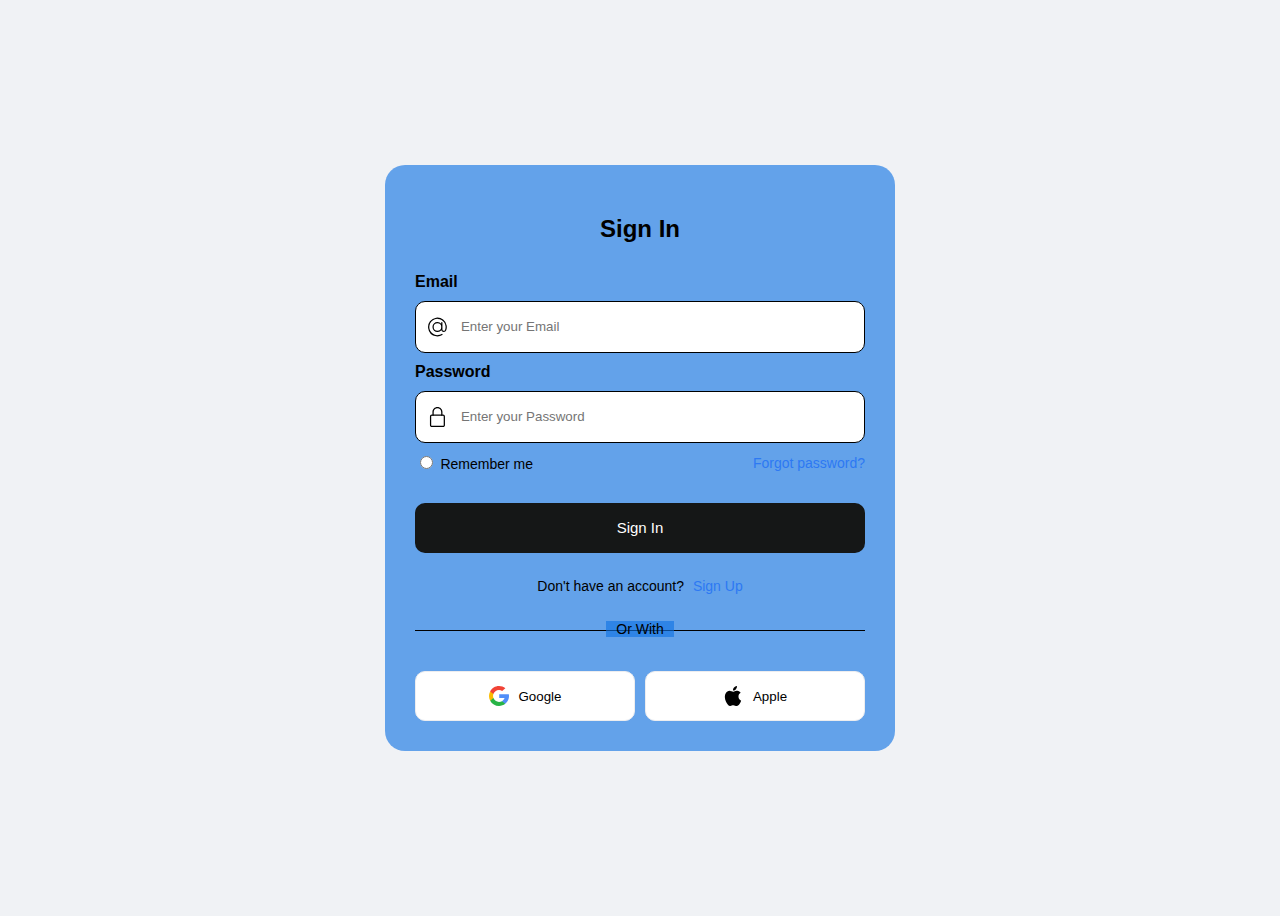
<file: add-medicine.html>
<!DOCTYPE html>
<html lang="en">
  <head>
    <meta charset="UTF-8" />
    <meta name="viewport" content="width=device-width, initial-scale=1.0" />
    <title>Add Medicine - MediAlert</title>
    <link rel="stylesheet" href="style.css" />
    <link rel="preconnect" href="https://fonts.googleapis.com" />
    <link rel="preconnect" href="https://fonts.gstatic.com" crossorigin />
    <link
      href="https://fonts.googleapis.com/css2?family=Poppins:wght@400;500;600;700&display=swap"
      rel="stylesheet"
    />
    <link
      rel="stylesheet"
      href="https://cdnjs.cloudflare.com/ajax/libs/font-awesome/6.5.1/css/all.min.css"
    />
    <script src="theme.js"></script>
    <style>
      /* --- TABS & OCR STYLES --- */
      .tabs {
        display: flex;
        gap: 0.5rem;
        border-bottom: 2px solid var(--border-color);
        margin-bottom: 2rem;
      }
      .tab-button {
        padding: 1rem 1.5rem;
        border: none;
        background: none;
        cursor: pointer;
        font-size: 1rem;
        font-weight: 600;
        color: var(--text-light);
        position: relative;
        transition: color 0.3s ease;
      }
      .tab-button.active {
        color: var(--primary-color);
      }
      .tab-button.active::after {
        content: "";
        position: absolute;
        bottom: -2px;
        left: 0;
        width: 100%;
        height: 2px;
        background-color: var(--primary-color);
      }
      .tab-content {
        display: none;
      }
      .tab-content.active {
        display: block;
      }

      /* OCR Scanner Section */
      #ocr-scanner {
        text-align: center;
      }
      #image-upload-area {
        border: 2px dashed var(--border-color);
        border-radius: 12px;
        padding: 3rem;
        margin-bottom: 1.5rem;
        cursor: pointer;
        transition: border-color 0.3s, background-color 0.3s;
      }
      #image-upload-area:hover {
        border-color: var(--primary-color);
        background-color: var(--bg-color);
      }
      #image-upload-area i {
        font-size: 3rem;
        color: var(--primary-color);
        margin-bottom: 1rem;
      }
      #image-upload-area p {
        margin: 0;
        font-weight: 500;
      }
      #image-preview-container {
        display: none;
        margin-bottom: 1.5rem;
        position: relative;
      }
      #prescription-preview {
        max-width: 100%;
        max-height: 300px;
        border-radius: 8px;
        border: 1px solid var(--border-color);
      }
      #analysis-result {
        margin-top: 2rem;
        padding: 1.5rem;
        border-radius: 8px;
        background-color: var(--bg-color);
        text-align: left;
        display: none; /* Initially hidden */
      }
      #analysis-result h4 {
        margin-top: 0;
      }
      .loader {
        border: 4px solid var(--bg-color);
        border-top: 4px solid var(--primary-color);
        border-radius: 50%;
        width: 40px;
        height: 40px;
        animation: spin 1s linear infinite;
        margin: 1rem auto;
        display: none; /* Initially hidden */
      }
      @keyframes spin {
        0% {
          transform: rotate(0deg);
        }
        100% {
          transform: rotate(360deg);
        }
      }
    </style>
  </head>
  <body>
    <div class="container">
      <aside class="sidebar">
        <div class="logo">
          <i class="fa-solid fa-heart-pulse"></i>
          <h2>MediAlert</h2>
        </div>
        <ul class="nav-links">
          <li>
            <a href="index.html"
              ><i class="fa-solid fa-table-columns"></i
              ><span>Dashboard</span></a
            >
          </li>
          <li class="active">
            <a href="add-medicine.html"
              ><i class="fa-solid fa-pills"></i><span>Add Medicine</span></a
            >
          </li>
          <li>
            <a href="journal.html"
              ><i class="fa-solid fa-book-medical"></i><span>Journal</span></a
            >
          </li>
          <li>
            <a href="insight.html"
              ><i class="fa-solid fa-chart-line"></i
              ><span>Health Insights</span></a
            >
          </li>
          <!-- NEW COMMUNITY LINK -->
          <li>
            <a href="community.html"
              ><i class="fa-solid fa-users"></i><span>Community</span></a
            >
          </li>
          <li>
            <a href="report.html"
              ><i class="fa-solid fa-file-pdf"></i><span>Report</span></a
            >
          </li>

          <li class="nav-item-premium">
            <a href="subscription.html"
              ><i class="fa-solid fa-crown"></i><span>Subscription</span></a
            >
          </li>
          <li>
            <a href="settings.html"
              ><i class="fa-solid fa-gear"></i><span>Settings</span></a
            >
          </li>
        </ul>
        <div class="user-profile">
          <div class="user-info">
            <h4 id="sidebar-user-name">Guest</h4>
            <small id="sidebar-user-email">email@example.com</small>
          </div>
        </div>
      </aside>

      <main class="main-content">
        <header>
          <h1>Add New Medication</h1>
          <p>Choose to add manually or scan your prescription.</p>
        </header>

        <div class="tabs">
          <button class="tab-button active" data-tab="manual-entry">
            <i class="fa-solid fa-keyboard"></i> Enter Manually
          </button>
          <button class="tab-button" data-tab="scan-prescription">
            <i class="fa-solid fa-camera"></i> Scan Prescription
          </button>
        </div>

        <div id="manual-entry" class="tab-content active">
          <div class="form-container">
            <form id="new-med-form">
              <!-- Your existing manual form HTML goes here -->
              <div class="form-section">
                <div class="form-group">
                  <label for="med-name">Medicine Name</label
                  ><input
                    type="text"
                    id="med-name"
                    placeholder="e.g., Lisinopril"
                    required
                  />
                </div>
                <div class="form-group">
                  <label for="med-dosage">Dosage</label
                  ><input
                    type="text"
                    id="med-dosage"
                    placeholder="e.g., 10mg"
                  />
                </div>
              </div>
              <div class="form-section">
                <div class="form-group">
                  <label for="med-frequency">Frequency</label
                  ><select id="med-frequency">
                    <option value="daily">Every Day</option>
                    <option value="specific_days">Specific Days</option>
                    <option value="as_needed">As Needed</option>
                  </select>
                </div>
                <div class="form-group day-selector hidden" id="day-selector">
                  <label>On which days?</label>
                  <div class="days-checkboxes">
                    <label
                      ><input type="checkbox" name="day" value="1" /> M</label
                    ><label
                      ><input type="checkbox" name="day" value="2" /> T</label
                    ><label
                      ><input type="checkbox" name="day" value="3" /> W</label
                    ><label
                      ><input type="checkbox" name="day" value="4" /> T</label
                    ><label
                      ><input type="checkbox" name="day" value="5" /> F</label
                    ><label
                      ><input type="checkbox" name="day" value="6" /> S</label
                    ><label
                      ><input type="checkbox" name="day" value="0" /> S</label
                    >
                  </div>
                </div>
              </div>
              <div class="form-section">
                <div class="form-group">
                  <label>At what time(s)?</label>
                  <div id="time-list">
                    <input type="time" class="med-time" required />
                  </div>
                  <button type="button" id="add-time-btn" class="add-time-btn">
                    Add another time
                  </button>
                </div>
              </div>
              <div class="form-actions">
                <a href="index.html" class="cancel-btn">Cancel</a>
                <button type="submit" class="submit-btn">
                  Save Medication
                </button>
              </div>
            </form>
          </div>
        </div>

        <div id="scan-prescription" class="tab-content">
          <div class="form-container card" id="ocr-scanner">
            <input type="file" id="image-input" accept="image/*" hidden />
            <label for="image-input" id="image-upload-area">
              <i class="fa-solid fa-cloud-arrow-up"></i>
              <p>Click to Upload Prescription</p>
              <small>PNG, JPG, or JPEG</small>
            </label>

            <div id="image-preview-container">
              <img
                id="prescription-preview"
                src="#"
                alt="Prescription Preview"
              />
            </div>

            <button id="analyze-btn" class="submit-btn" style="display: none">
              <i class="fa-solid fa-microchip"></i> Analyze Prescription
            </button>

            <div class="loader" id="loader"></div>

            <div id="analysis-result">
              <h4>Analysis Result:</h4>
              <p>
                Our AI has detected the following medications from your
                prescription. Please review them and click "Add to Schedule" to
                save.
              </p>
              <!-- Results will be populated here by JS -->
            </div>
          </div>
        </div>
      </main>
    </div>

    <script src="add-medicine.js"></script>
    <script>
      document.addEventListener("DOMContentLoaded", () => {
        // --- Tab Switching Logic ---
        const tabButtons = document.querySelectorAll(".tab-button");
        const tabContents = document.querySelectorAll(".tab-content");
        tabButtons.forEach((button) => {
          button.addEventListener("click", () => {
            tabButtons.forEach((btn) => btn.classList.remove("active"));
            button.classList.add("active");
            tabContents.forEach((content) =>
              content.classList.remove("active")
            );
            document.getElementById(button.dataset.tab).classList.add("active");
          });
        });

        // --- OCR Feature Logic ---
        const imageInput = document.getElementById("image-input");
        const uploadArea = document.getElementById("image-upload-area");
        const previewContainer = document.getElementById(
          "image-preview-container"
        );
        const previewImage = document.getElementById("prescription-preview");
        const analyzeBtn = document.getElementById("analyze-btn");
        const loader = document.getElementById("loader");
        const resultContainer = document.getElementById("analysis-result");

        imageInput.addEventListener("change", (event) => {
          const file = event.target.files[0];
          if (file) {
            const reader = new FileReader();
            reader.onload = (e) => {
              previewImage.src = e.target.result;
              uploadArea.style.display = "none";
              previewContainer.style.display = "block";
              analyzeBtn.style.display = "inline-block";
              resultContainer.style.display = "none";
            };
            reader.readAsDataURL(file);
          }
        });

        analyzeBtn.addEventListener("click", () => {
          analyzeBtn.style.display = "none";
          loader.style.display = "block";
          resultContainer.style.display = "none";

          // Simulate AI analysis with a delay
          setTimeout(() => {
            loader.style.display = "none";
            resultContainer.style.display = "block";
            // In a real app, you would process the image and populate this dynamically
            resultContainer.innerHTML += `
                        <div class="med-result">
                            <p><strong>Medicine:</strong> Paracetamol</p>
                            <p><strong>Dosage:</strong> 500mg</p>
                            <p><strong>Frequency:</strong> Twice a day</p>
                            <button class="submit-btn" style="margin-top: 10px;">Add to Schedule</button>
                        </div>
                    `;
          }, 2500); // 2.5 second delay for simulation
        });
      });
    </script>
  </body>
</html>
</file>
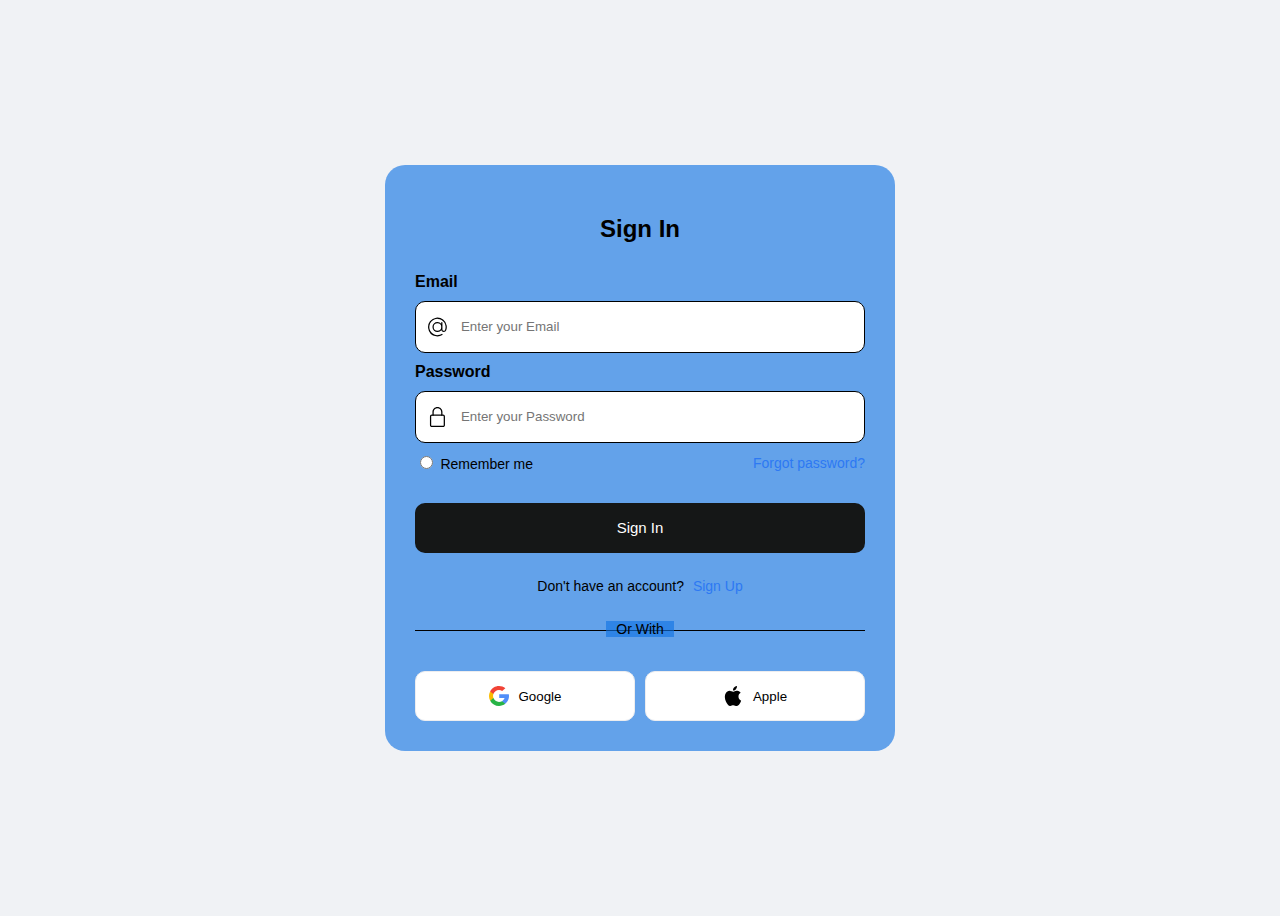
<file: community.html>
<!DOCTYPE html>
<html lang="en">
  <head>
    <meta charset="UTF-8" />
    <meta name="viewport" content="width=device-width, initial-scale=1.0" />
    <title>Community Hub - MediAlert</title>
    <link rel="stylesheet" href="style.css" />
    <link rel="preconnect" href="https://fonts.googleapis.com" />
    <link rel="preconnect" href="https://fonts.gstatic.com" crossorigin />
    <link
      href="https://fonts.googleapis.com/css2?family=Poppins:wght@400;500;600;700&display=swap"
      rel="stylesheet"
    />
    <link
      rel="stylesheet"
      href="https://cdnjs.cloudflare.com/ajax/libs/font-awesome/6.5.1/css/all.min.css"
    />
    <script src="theme.js"></script>
    <style>
      .community-layout {
        display: grid;
        grid-template-columns: 1fr;
        gap: 2rem;
      }
      @media (min-width: 992px) {
        .community-layout {
          grid-template-columns: 2fr 1fr;
        }
      }
      .chat-container {
        display: flex;
        flex-direction: column;
        height: 600px;
      }
      .chat-window {
        flex-grow: 1;
        overflow-y: auto;
        padding: 1.5rem;
        background-color: var(--bg-color);
        border-radius: 12px 12px 0 0;
        border: 1px solid var(--border-color);
      }
      .message {
        display: flex;
        margin-bottom: 1rem;
        max-width: 80%;
      }
      .message-bubble {
        padding: 0.75rem 1rem;
        border-radius: 18px;
        line-height: 1.5;
      }
      .message.user {
        margin-left: auto;
        flex-direction: row-reverse;
      }
      .message.user .message-bubble {
        background-color: var(--primary-color);
        color: white;
        border-bottom-right-radius: 4px;
      }
      .message.other .message-bubble {
        background-color: var(--card-bg-color);
        border: 1px solid var(--border-color);
        border-bottom-left-radius: 4px;
      }
      .message-sender {
        font-size: 0.8rem;
        font-weight: 600;
        margin-bottom: 0.25rem;
        color: var(--text-light);
      }
      .chat-input-form {
        display: flex;
        padding: 1rem;
        border: 1px solid var(--border-color);
        border-top: none;
        border-radius: 0 0 12px 12px;
      }
      #chat-input {
        flex-grow: 1;
        border: none;
        background: none;
        padding: 0.75rem;
        color: var(--text-color);
      }
      #chat-input:focus {
        outline: none;
      }
      #send-btn {
        background: none;
        border: none;
        color: var(--primary-color);
        font-size: 1.5rem;
        cursor: pointer;
      }

      /* Discussion Forum Styles */
      .discussion-list .discussion-item {
        display: flex;
        gap: 1rem;
        padding: 1.25rem;
        border-bottom: 1px solid var(--border-color);
        transition: background-color 0.2s;
        cursor: pointer;
      }
      .discussion-list .discussion-item:hover {
        background-color: var(--bg-color);
      }
      .discussion-list .discussion-item:last-child {
        border-bottom: none;
      }
      .discussion-item .icon {
        font-size: 1.5rem;
        color: var(--primary-color);
      }
      .discussion-item h4 {
        margin: 0 0 0.25rem 0;
        font-size: 1.1rem;
      }
      .discussion-item p {
        margin: 0;
        font-size: 0.9rem;
        color: var(--text-light);
      }
    </style>
  </head>
  <body>
    <div class="container">
      <aside class="sidebar">
        <div class="logo">
          <i class="fa-solid fa-heart-pulse"></i>
          <h2>MediAlert</h2>
        </div>
        <ul class="nav-links">
          <li>
            <a href="index.html"
              ><i class="fa-solid fa-table-columns"></i
              ><span>Dashboard</span></a
            >
          </li>
          <li>
            <a href="add-medicine.html"
              ><i class="fa-solid fa-pills"></i><span>Add Medicine</span></a
            >
          </li>
          <li>
            <a href="journal.html"
              ><i class="fa-solid fa-book-medical"></i><span>Journal</span></a
            >
          </li>
          <li>
            <a href="insight.html"
              ><i class="fa-solid fa-chart-line"></i
              ><span>Health Insights</span></a
            >
          </li>
          <!-- NEW COMMUNITY LINK -->
          <li class="active">
            <a href="community.html"
              ><i class="fa-solid fa-users"></i><span>Community</span></a
            >
          </li>
          <li>
            <a href="report.html"
              ><i class="fa-solid fa-file-pdf"></i><span>Report</span></a
            >
          </li>

          <li class="nav-item-premium">
            <a href="subscription.html"
              ><i class="fa-solid fa-crown"></i><span>Subscription</span></a
            >
          </li>
          <li>
            <a href="settings.html"
              ><i class="fa-solid fa-gear"></i><span>Settings</span></a
            >
          </li>
        </ul>
        <div class="user-profile">
          <div class="user-info">
            <h4 id="sidebar-user-name">Guest</h4>
            <small id="sidebar-user-email">email@example.com</small>
          </div>
        </div>
      </aside>

      <main class="main-content">
        <header>
          <h1>Community Hub</h1>
          <p>Connect with others and share your journey.</p>
        </header>

        <div class="community-layout">
          <div class="main-column">
            <div class="card">
              <div class="card-header">
                <h3><i class="fa-solid fa-comments"></i> Live Chat</h3>
              </div>
              <div class="chat-container">
                <div class="chat-window" id="chat-window">
                  <!-- Messages will be dynamically added here -->
                </div>
                <form class="chat-input-form" id="chat-form">
                  <input
                    type="text"
                    id="chat-input"
                    placeholder="Type your message..."
                    autocomplete="off"
                  />
                  <button type="submit" id="send-btn" aria-label="Send Message">
                    <i class="fa-solid fa-paper-plane"></i>
                  </button>
                </form>
              </div>
            </div>
            <div class="card" style="margin-top: 2rem">
              <div class="card-header">
                <h3>
                  <i class="fa-solid fa-users-line"></i> Discussion Forums
                </h3>
              </div>
              <div class="discussion-list">
                <div class="discussion-item">
                  <div class="icon">
                    <i class="fa-solid fa-hand-holding-droplet"></i>
                  </div>
                  <div>
                    <h4>Managing Blood Pressure</h4>
                    <p>Share tips and experiences on keeping BP in check.</p>
                  </div>
                </div>
                <div class="discussion-item">
                  <div class="icon"><i class="fa-solid fa-brain"></i></div>
                  <div>
                    <h4>Mental Wellness & Chronic Illness</h4>
                    <p>A safe space to discuss the mental side of health.</p>
                  </div>
                </div>
                <div class="discussion-item">
                  <div class="icon"><i class="fa-solid fa-utensils"></i></div>
                  <div>
                    <h4>Healthy Eating Habits</h4>
                    <p>Share recipes and diet tips that work for you.</p>
                  </div>
                </div>
              </div>
            </div>
          </div>
          <div class="sidebar-column">
            <div class="card">
              <div class="card-header">
                <h4>
                  <i class="fa-solid fa-shield-halved"></i> Community Guidelines
                </h4>
              </div>
              <ul class="info-list">
                <li>Be respectful and supportive.</li>
                <li>Do not share personal medical advice.</li>
                <li>No spam or advertisements.</li>
                <li>Keep conversations constructive.</li>
              </ul>
            </div>
            <div class="card" style="margin-top: 2rem">
              <div class="card-header">
                <h4>
                  <i class="fa-solid fa-calendar-star"></i> Upcoming Events
                </h4>
              </div>
              <p>
                <strong>Expert Q&A with Dr. Priya Sharma</strong><br />Topic:
                Diabetes Management<br />Date: Oct 5, 2025
              </p>
            </div>
            <div class="card" style="margin-top: 2rem">
              <div class="card-header">
                <h4><i class="fa-solid fa-chart-pie"></i> Community Poll</h4>
              </div>
              <p>What's your biggest health challenge?</p>
              <form class="poll-form">
                <label
                  ><input type="radio" name="poll" value="diet" /> Sticking to a
                  diet</label
                >
                <label
                  ><input type="radio" name="poll" value="exercise" /> Regular
                  exercise</label
                >
                <label
                  ><input type="radio" name="poll" value="meds" /> Remembering
                  meds</label
                >
              </form>
            </div>
          </div>
        </div>
      </main>
    </div>

    <script>
      document.addEventListener("DOMContentLoaded", () => {
        const chatWindow = document.getElementById("chat-window");
        const chatForm = document.getElementById("chat-form");
        const chatInput = document.getElementById("chat-input");

        const loggedInUserEmail = localStorage.getItem('loggedInUserEmail');
    
        // If no one is logged in, redirect to the login page
        if (!loggedInUserEmail) {
            window.location.href = 'login.html';
            return; // Stop the script from running further
        }

        // Load settings specific to the logged-in user
        const userSettings = JSON.parse(localStorage.getItem(`userSettings_${loggedInUserEmail}`)) || {};
        const displayName = userSettings.userName || 'Guest';
        
        // Update sidebar
        document.getElementById('sidebar-user-name').textContent = displayName;
        document.getElementById('sidebar-user-email').textContent = loggedInUserEmail;

        const mockMessages = [
          {
            sender: "other",
            name: "Rohan",
            text: "Hey everyone! Glad to be here.",
          },
          {
            sender: "other",
            name: "Priya",
            text: "Welcome, Rohan! This is a great community.",
          },
        ];

        function addMessage(sender, name, text) {
          const messageDiv = document.createElement("div");
          messageDiv.classList.add("message", sender);

          messageDiv.innerHTML = `
                    <div>
                        <div class="message-sender">${
                          sender === "user" ? "You" : name
                        }</div>
                        <div class="message-bubble">${text}</div>
                    </div>
                `;
          chatWindow.appendChild(messageDiv);
          chatWindow.scrollTop = chatWindow.scrollHeight; // Auto-scroll to bottom
        }

        // Load initial messages
        mockMessages.forEach((msg) =>
          addMessage(msg.sender, msg.name, msg.text)
        );

        chatForm.addEventListener("submit", (e) => {
          e.preventDefault();
          const userMessage = chatInput.value.trim();
          if (userMessage) {
            addMessage("user", "You", userMessage);
            chatInput.value = "";

            // Simulate a reply after a short delay
            setTimeout(() => {
              addMessage("other", "Aisha", "That's a great point!");
            }, 1500);
          }
        });
      });
    </script>
  </body>
</html>
</file>
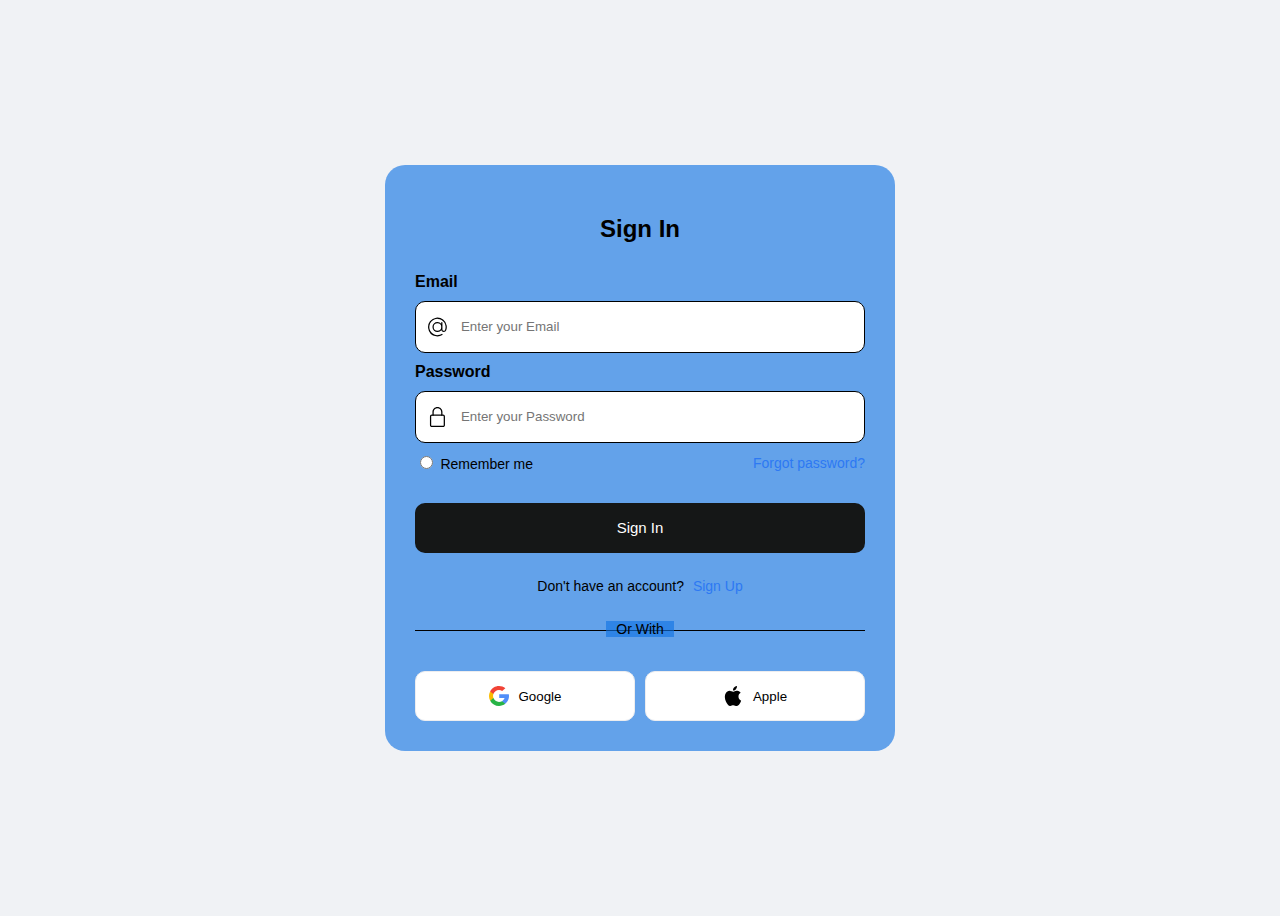
<file: login.html>
<!DOCTYPE html>
<html lang="en">

<head>
    <meta charset="UTF-8">
    <meta name="viewport" content="width=device-width, initial-scale=1.0">
    <title>MediAlert | Login</title>
    <style>
        body {
            display: flex;
            align-items: center;
            justify-content: center;
            min-height: 100vh;
            background-color: #f0f2f5;
            font-family: -apple-system, BlinkMacSystemFont, 'Segoe UI', Roboto, Oxygen, Ubuntu, Cantarell, 'Open Sans', 'Helvetica Neue', sans-serif;
        }
        .form {
            display: flex;
            flex-direction: column;
            gap: 10px;
            background-color: #0e72e49f;
            padding: 30px;
            width: 450px;
            border-radius: 20px;
        }

        ::placeholder {
            font-family: -apple-system, BlinkMacSystemFont, 'Segoe UI', Roboto, Oxygen, Ubuntu, Cantarell, 'Open Sans', 'Helvetica Neue', sans-serif;
        }

        .form button {
            align-self: flex-end;
        }

        .flex-column > label {
            color: #000000;
            font-weight: 600;
        }

        .inputForm {
            border: 1.5px solid #000000;
            border-radius: 10px;
            height: 50px;
            display: flex;
            align-items: center;
            padding-left: 10px;
            transition: 0.2s ease-in-out;
            background-color: white;
        }

        .input {
            margin-left: 10px;
            border-radius: 10px;
            border: none;
            width: 100%;
            height: 100%;
            background: transparent;
        }

        .input:focus {
            outline: none;
        }

        .inputForm:focus-within {
            border: 1.5px solid #0a50c0;
        }

        .flex-row {
            display: flex;
            flex-direction: row;
            align-items: center;
            gap: 10px;
            justify-content: space-between;
        }

        .flex-row > div > label {
            font-size: 14px;
            color: rgb(0, 0, 0);
            font-weight: 400;
        }

        .span {
            font-size: 14px;
            margin-left: 5px;
            color: #2d79f3;
            font-weight: 500;
            cursor: pointer;
        }
        
        a.span {
           color: #2d79f3;
           text-decoration: none;
        }

        a.span:hover {
            text-decoration: underline;
        }

        .button-submit {
            margin: 20px 0 10px 0;
            background-color: #151717;
            border: none;
            color: rgb(255, 255, 255);
            font-size: 15px;
            font-weight: 500;
            border-radius: 10px;
            height: 50px;
            width: 100%;
            cursor: pointer;
        }

        .p {
            text-align: center;
            color: rgb(0, 0, 0);
            font-size: 14px;
            margin: 5px 0;
        }
        
        .p.line {
            width: 100%; 
            text-align: center; 
            border-bottom: 1px solid #000; 
            line-height: 0.1em;
            margin: 20px 0 20px; 
        } 

        .p.line span { 
            background:#0e72e49f; 
            padding:0 10px; 
        }

        .btn {
            margin-top: 10px;
            width: 100%;
            height: 50px;
            border-radius: 10px;
            display: flex;
            justify-content: center;
            align-items: center;
            font-weight: 500;
            gap: 10px;
            border: 1px solid #ededef;
            background-color: white;
            cursor: pointer;
            transition: 0.2s ease-in-out;
        }

        .btn:hover {
            border: 1px solid #2d79f3;
        }
        
        /* --- Custom Alert Modal Styles --- */
        .alert-modal-overlay {
            position: fixed;
            top: 0;
            left: 0;
            width: 100%;
            height: 100%;
            background-color: rgba(0, 0, 0, 0.5);
            display: flex;
            align-items: center;
            justify-content: center;
            z-index: 1000;
            opacity: 0;
            pointer-events: none;
            transition: opacity 0.3s ease;
        }

        .alert-modal-overlay.visible {
            opacity: 1;
            pointer-events: auto;
        }
        
        .alert-modal {
            background-color: white;
            padding: 25px;
            border-radius: 15px;
            box-shadow: 0 5px 15px rgba(0,0,0,0.2);
            text-align: center;
            width: 90%;
            max-width: 350px;
            transform: scale(0.9);
            transition: transform 0.3s ease;
        }
        
        .alert-modal-overlay.visible .alert-modal {
            transform: scale(1);
        }
        
        .alert-modal h3 {
            margin-top: 0;
            margin-bottom: 10px;
            color: #333;
        }
        
        .alert-modal p {
            margin-bottom: 20px;
            color: #555;
        }
        
        .alert-modal-btn {
            background-color: #2d79f3;
            color: white;
            border: none;
            padding: 10px 25px;
            border-radius: 8px;
            font-weight: 500;
            cursor: pointer;
            width: 100%;
            font-size: 16px;
        }
    </style>
</head>

<body>
    <form class="form" id="login-form">
         <h2 style="text-align: center; font-size: 24px; font-weight: bold; color: #000;">Sign In</h2>
        <div class="flex-column">
            <label>Email </label>
        </div>
        <div class="inputForm">
            <svg xmlns="http://www.w3.org/2000/svg" width="25" viewBox="0 0 32 32" height="20">
                <g data-name="Layer 3" id="Layer_3">
                    <path
                        d="m30.853 13.87a15 15 0 0 0 -29.729 4.082 15.1 15.1 0 0 0 12.876 12.918 15.6 15.6 0 0 0 2.016.13 14.85 14.85 0 0 0 7.715-2.145 1 1 0 1 0 -1.031-1.711 13.007 13.007 0 1 1 5.458-6.529 2.149 2.149 0 0 1 -4.158-.759v-10.856a1 1 0 0 0 -2 0v1.726a8 8 0 1 0 .2 10.325 4.135 4.135 0 0 0 7.83.274 15.2 15.2 0 0 0 .823-7.455zm-14.853 8.13a6 6 0 1 1 6-6 6.006 6.006 0 0 1 -6 6z">
                    </path>
                </g>
            </svg>
            <input placeholder="Enter your Email" class="input" type="text" name="email">
        </div>

        <div class="flex-column">
            <label>Password </label>
        </div>
        <div class="inputForm">
            <svg xmlns="http://www.w3.org/2000/svg" width="25" viewBox="-64 0 512 512" height="20">
                <path
                    d="m336 512h-288c-26.453125 0-48-21.523438-48-48v-224c0-26.476562 21.546875-48 48-48h288c26.453125 0 48 21.523438 48 48v224c0 26.476562-21.546875 48-48 48zm-288-288c-8.8125 0-16 7.167969-16 16v224c0 8.832031 7.1875 16 16 16h288c8.8125 0 16-7.167969 16-16v-224c0-8.832031-7.1875-16-16-16zm0 0">
                </path>
                <path
                    d="m304 224c-8.832031 0-16-7.167969-16-16v-80c0-52.929688-43.070312-96-96-96s-96 43.070312-96 96v80c0 8.832031-7.167969 16-16 16s-16-7.167969-16-16v-80c0-70.59375 57.40625-128 128-128s128 57.40625 128 128v80c0 8.832031-7.167969 16-16 16zm0 0">
                </path>
            </svg>
            <input placeholder="Enter your Password" class="input" type="password" name="password">
        </div>

        <div class="flex-row">
            <div>
                <input type="radio" id="remember-me">
                <label for="remember-me">Remember me </label>
            </div>
            <span class="span">Forgot password?</span>
        </div>
        <button class="button-submit">Sign In</button>
        <p class="p">Don't have an account? <a href="signup.html" class="span">Sign Up</a></p>
        <p class="p line"><span>Or With</span></p>

        <div class="flex-row">
            <button class="btn google">
                <svg xml:space="preserve" style="enable-background:new 0 0 512 512;" viewBox="0 0 512 512" y="0px"
                    x="0px" xmlns:xlink="http://www.w3.org/1999/xlink" xmlns="http://www.w3.org/2000/svg"
                    width="20" version="1.1">
                    <path
                        d="M113.47,309.408L95.648,375.94l-65.139,1.378C11.042,341.211,0,299.9,0,256 c0-42.451,10.324-82.483,28.624-117.732h0.014l57.992,10.632l25.404,57.644c-5.317,15.501-8.215,32.141-8.215,49.456 C103.821,274.792,107.225,292.797,113.47,309.408z"
                        style="fill:#FBBB00;"></path>
                    <path
                        d="M507.527,208.176C510.467,223.662,512,239.655,512,256c0,18.328-1.927,36.206-5.598,53.451 c-12.462,58.683-45.025,109.925-90.134,146.187l-0.014-0.014l-73.044-3.727l-10.338-64.535 c29.932-17.554,53.324-45.025,65.646-77.911h-136.89V208.176h138.887L507.527,208.176L507.527,208.176z"
                        style="fill:#518EF8;"></path>
                    <path
                        d="M416.253,455.624l0.014,0.014C372.396,490.901,316.666,512,256,512 c-97.491,0-182.252-54.491-225.491-134.681l82.961-67.91c21.619,57.698,77.278,98.771,142.53,98.771 c28.047,0,54.323-7.582,76.87-20.818L416.253,455.624z"
                        style="fill:#28B446;"></path>
                    <path
                        d="M419.404,58.936l-82.933,67.896c-23.335-14.586-50.919-23.012-80.471-23.012 c-66.729,0-123.429,42.957-143.965,102.724l-83.397-68.276h-0.014C71.23,56.123,157.06,0,256,0 C318.115,0,375.068,22.126,419.404,58.936z"
                        style="fill:#F14336;"></path>
                </svg>
                Google
            </button>
            <button class="btn apple">
                <svg xml:space="preserve" style="enable-background:new 0 0 22.773 22.773;"
                    viewBox="0 0 22.773 22.773" y="0px" x="0px"
                    xmlns:xlink="http://www.w3.org/1999/xlink" xmlns="http://www.w3.org/2000/svg"
                     width="20" height="20" version="1.1">
                    <g>
                        <g>
                            <path
                                d="M15.769,0c0.053,0,0.106,0,0.162,0c0.13,1.606-0.483,2.806-1.228,3.675c-0.731,0.863-1.732,1.7-3.351,1.573 c-0.108-1.583,0.506-2.694,1.25-3.561C13.292,0.879,14.557,0.16,15.769,0z">
                            </path>
                            <path
                                d="M20.67,16.716c0,0.016,0,0.03,0,0.045c-0.455,1.378-1.104,2.559-1.896,3.655c-0.723,0.995-1.609,2.334-3.191,2.334 c-1.367,0-2.275-0.879-3.676-0.903c-1.482-0.024-2.297,0.735-3.652,0.926c-0.155,0-0.31,0-0.462,0 c-0.995-0.144-1.798-0.932-2.383-1.642c-1.725-2.098-3.058-4.808-3.306-8.276c0-0.34,0-0.679,0-1.019 c0.105-2.482,1.311-4.5,2.914-5.478c0.846-0.52,2.009-0.963,3.304-0.765c0.555,0.086,1.122,0.276,1.619,0.464 c0.471,0.181,1.06,0.502,1.618,0.485c0.378-0.011,0.754-0.208,1.135-0.347c1.116-0.403,2.21-0.865,3.652-0.648 c1.733,0.262,2.963,1.032,3.723,2.22c-1.466,0.933-2.625,2.339-2.427,4.74C17.818,14.688,19.086,15.964,20.67,16.716z">
                            </path>
                        </g>
                    </g>
                </svg>
                Apple
            </button>
        </div>
    </form>
    
    <!-- Custom Alert Modal HTML -->
    <div class="alert-modal-overlay" id="custom-alert">
        <div class="alert-modal">
            <h3>Login Successful!</h3>
            <p>You will now be redirected Personal details.</p>
            <button class="alert-modal-btn" id="alert-ok-btn">OK</button>
        </div>
    </div>


<script>
    // --- LOGIN Handler ---
    const loginForm = document.getElementById('login-form');
    const customAlert = document.getElementById('custom-alert');
    const alertOkBtn = document.getElementById('alert-ok-btn');
    
    loginForm.addEventListener('submit', async (event) => {
        event.preventDefault();
        
        // --- ADD THIS LINE ---
        // Save the logged-in email to localStorage
        localStorage.setItem('loggedInUserEmail', event.target.email.value);
        
        customAlert.classList.add('visible');
    });
    
    alertOkBtn.addEventListener('click', () => {
        customAlert.classList.remove('visible');
        window.location.href = 'setup.html';
    });
</script>

</body>
</html>
</file>
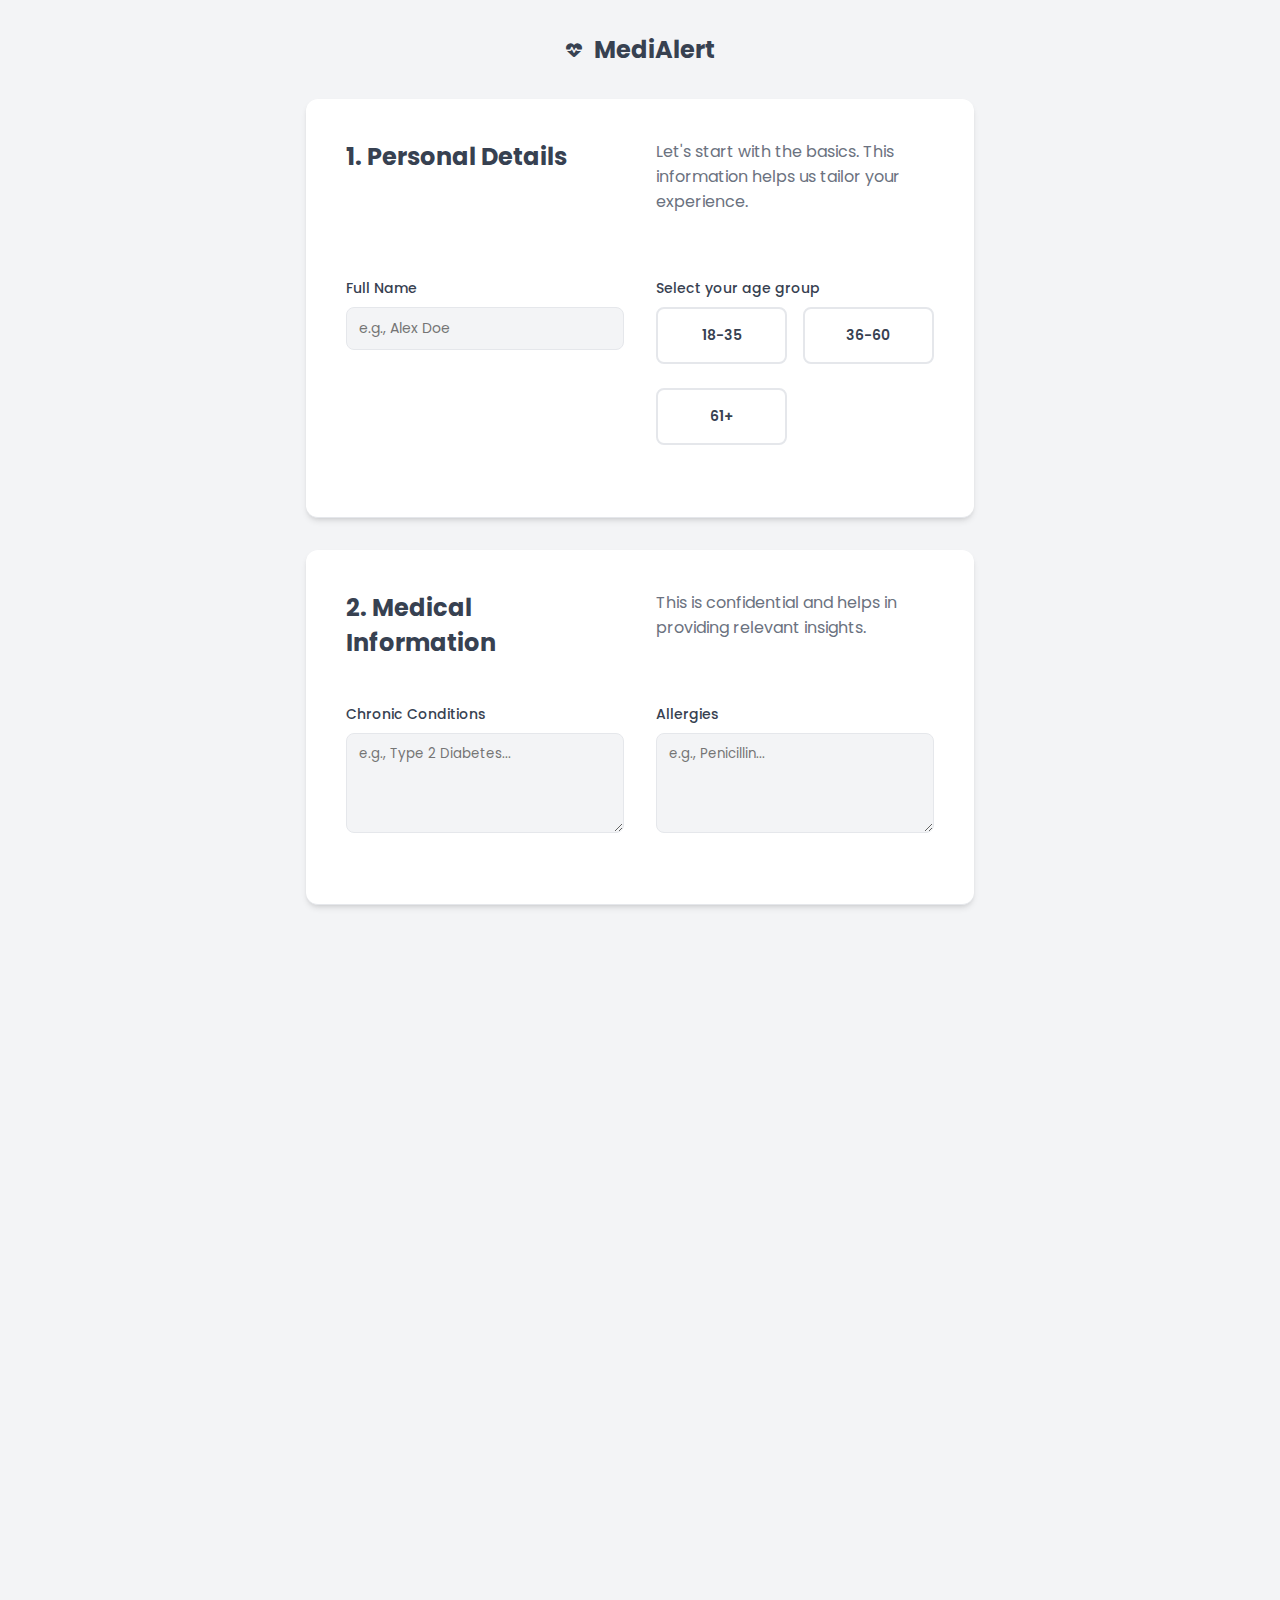
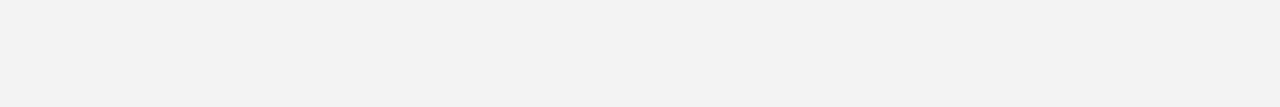
<file: setup.html>
<!DOCTYPE html>
<html lang="en">
  <head>
    <meta charset="UTF-8" />
    <meta name="viewport" content="width=device-width, initial-scale=1.0" />
    <title>Setup Your Profile | MediAlert</title>
    <link rel="stylesheet" href="style.css" />
    <link rel="preconnect" href="https://fonts.googleapis.com" />
    <link rel="preconnect" href="https://fonts.gstatic.com" crossorigin />
    <link href="https://fonts.googleapis.com/css2?family=Poppins:wght@400;500;600;700&display=swap" rel="stylesheet"/>
    <link rel="stylesheet" href="https://cdnjs.cloudflare.com/ajax/libs/font-awesome/6.5.1/css/all.min.css"/>
    <script src="theme.js"></script>
    <style>
      html, body { height: auto; overflow: auto; }
      body { background-color: var(--bg-color); }
      .setup-wrapper { width: 100%; max-width: 700px; margin: 0 auto; padding: 2rem 1rem 4rem; }
      .setup-wrapper.fade-out { opacity: 0; transition: opacity 0.5s ease-out; }
      .logo-header { display: flex; align-items: center; justify-content: center; gap: 0.75rem; margin-bottom: 2rem; color: var(--text-color); }
      .form-section { padding: 2.5rem; }
      .form-section h3 { font-size: 1.5rem; margin-bottom: 0.5rem; }
      .form-section p { color: var(--text-light); margin-bottom: 2rem; }
      textarea.input-field { width: 100%; min-height: 100px; resize: vertical; padding: 10px 12px; border: 1px solid var(--border-color); border-radius: 8px; font-family: 'Poppins', sans-serif; background-color: var(--bg-color); color: var(--text-color); }
      .age-group-selector { display: grid; grid-template-columns: repeat(auto-fit, minmax(120px, 1fr)); gap: 1rem; }
      .age-group-selector input[type="radio"] { display: none; }
      .age-group-selector label { display: block; padding: 1rem; border: 2px solid var(--border-color); border-radius: 8px; text-align: center; font-weight: 600; cursor: pointer; transition: all 0.2s ease-in-out; }
      .age-group-selector input[type="radio"]:checked + label { background-color: var(--primary-color); border-color: var(--primary-color); color: white; box-shadow: 0 4px 10px rgba(79, 70, 229, 0.3); }
      .contact-field-group { display: flex; gap: 1rem; align-items: center; margin-bottom: 1rem; }
      .remove-contact-btn { background: transparent; border: none; color: #ef4444; font-size: 1.2rem; cursor: pointer; }
      .add-contact-btn { background: transparent; border: 1px dashed var(--primary-color); color: var(--primary-color); width: 100%; padding: 0.75rem; border-radius: 8px; font-weight: 600; cursor: pointer; margin-top: 1rem; }
      .carousel-container { position: relative; overflow: hidden; }
      .carousel-track { display: flex; transition: transform 0.5s ease-in-out; }
      .carousel-track .form-section { width: 100%; flex-shrink: 0; box-sizing: border-box; }
      .carousel-nav { display: flex; justify-content: space-between; margin-top: 1rem; padding: 0 2.5rem; }
      .carousel-nav button { background-color: var(--primary-color); color: white; border: none; padding: 0.75rem 1.5rem; font-weight: 600; border-radius: 8px; cursor: pointer; transition: opacity 0.3s; }
      .carousel-nav button.is-hidden { opacity: 0; pointer-events: none; }
      .dots-container { display: flex; justify-content: center; gap: 12px; margin-top: 1.5rem; }
      .dot { width: 10px; height: 10px; border-radius: 50%; background-color: var(--border-color); transition: background-color 0.3s, transform 0.3s; }
      .dot.current-slide { background-color: var(--primary-color); transform: scale(1.2); }
      
      @media (min-width: 768px) {
        .carousel-container { overflow: visible; }
        .carousel-track {
          display: grid;
          gap: 2rem;
        }
        .carousel-nav, .dots-container { display: none; }
        .form-section {
          opacity: 0;
          transform: translateY(30px);
          transition: opacity 0.6s ease-out, transform 0.6s ease-out;
        }
        .form-section.visible { opacity: 1; transform: translateY(0); }
      }

      .loading-container { display: flex; flex-direction: column; align-items: center; justify-content: center; text-align: center; color: var(--text-color); position: fixed; top: 0; left: 0; width: 100%; height: 100%; background-color: var(--bg-color); z-index: 100; }
      .loading-container i { font-size: 3rem; color: var(--primary-color); animation: spin 1.5s linear infinite; }
      @keyframes spin { 0% { transform: rotate(0deg); } 100% { transform: rotate(360deg); } }
      .hidden { display: none !important; }
    </style>
  </head>
  <body>
    <div id="setup-wrapper" class="setup-wrapper">
      <div class="logo-header">
        <i class="fa-solid fa-heart-pulse"></i>
        <h2>MediAlert</h2>
      </div>
      <form id="personal-details-form">
        <div class="carousel-container">
          <div class="carousel-track">
            <div class="card form-section">
              <h3>1. Personal Details</h3>
              <p>Let's start with the basics. This information helps us tailor your experience.</p>
              <div class="form-group"><label for="user-name">Full Name</label><input type="text" id="user-name" class="form-group input" placeholder="e.g., Alex Doe" required></div>
              <div class="form-group"><label>Select your age group</label>
                <div class="age-group-selector">
                  <div><input type="radio" id="age1" name="age-group" value="18-35" required><label for="age1">18-35</label></div>
                  <div><input type="radio" id="age2" name="age-group" value="36-60"><label for="age2">36-60</label></div>
                  <div><input type="radio" id="age3" name="age-group" value="61+"><label for="age3">61+</label></div>
                </div>
              </div>
            </div>
            <div class="card form-section">
              <h3>2. Medical Information</h3>
              <p>This is confidential and helps in providing relevant insights.</p>
              <div class="form-group"><label for="user-conditions">Chronic Conditions</label><textarea id="user-conditions" class="input-field" placeholder="e.g., Type 2 Diabetes..."></textarea></div>
              <div class="form-group"><label for="user-allergies">Allergies</label><textarea id="user-allergies" class="input-field" placeholder="e.g., Penicillin..."></textarea></div>
            </div>
            <div class="card form-section">
              <h3>3. Contact Information</h3>
              <p>Your number is kept private. Family contacts are for emergency purposes.</p>
              <div class="form-group"><label for="user-phone">Your Phone Number</label><input type="tel" id="user-phone" class="form-group input" placeholder="Your mobile number" required></div>
              <div class="form-group"><label>Family Member's Number (Optional)</label>
                <div id="family-contacts-container">
                  <div class="contact-field-group"><input type="tel" class="form-group input family-phone" placeholder="Family member's number"></div>
                </div>
                <button type="button" id="add-contact-btn" class="add-contact-btn"><i class="fas fa-plus"></i> Add Another</button>
              </div>
            </div>
            <div class="card form-section" style="text-align: center;">
              <h3>4. You're all set!</h3>
              <p>Click below to complete your setup and go to your new dashboard.</p>
              <button type="submit" class="submit-btn" style="width:100%; max-width: 300px; margin: 0 auto;">Complete Setup</button>
            </div>
          </div>
        </div>
        
        <div class="carousel-nav">
            <button type="button" class="prev-btn is-hidden">Previous</button>
            <button type="button" class="next-btn">Next</button>
        </div>
        <div class="dots-container"></div>
      </form>
    </div>

    <div id="loading-container" class="loading-container hidden">
      <i class="fas fa-spinner"></i><h3>Preparing your personalised dashboard...</h3><p>This will only take a moment.</p>
    </div>

    <script>
      document.addEventListener('DOMContentLoaded', () => {
        const setupWrapper = document.getElementById('setup-wrapper');
        const loadingContainer = document.getElementById('loading-container');
        const form = document.getElementById('personal-details-form');
        const addContactBtn = document.getElementById('add-contact-btn');
        const familyContactsContainer = document.getElementById('family-contacts-container');

        // --- NEW: DYNAMIC RESIZE HANDLING ---

        const mediaQuery = window.matchMedia('(max-width: 767px)');
        let scrollObserver = null;
        let carousel = null;

        // Function to set up the mobile carousel
        const setupCarousel = () => {
            const track = document.querySelector('.carousel-track');
            const slides = Array.from(track.children);
            const nextBtn = document.querySelector('.next-btn');
            const prevBtn = document.querySelector('.prev-btn');
            const dotsContainer = document.querySelector('.dots-container');
            
            dotsContainer.innerHTML = ''; // Clear existing dots
            slides.forEach((slide, index) => {
                const dot = document.createElement('div');
                dot.classList.add('dot');
                if (index === 0) dot.classList.add('current-slide');
                dotsContainer.appendChild(dot);
            });

            const dots = Array.from(dotsContainer.children);
            let currentIndex = 0;

            const updateNav = () => {
                prevBtn.classList.toggle('is-hidden', currentIndex === 0);
                nextBtn.classList.toggle('is-hidden', currentIndex === slides.length - 1);
                dots.forEach(dot => dot.classList.remove('current-slide'));
                dots[currentIndex].classList.add('current-slide');
            };

            const moveToSlide = (targetIndex) => {
                const slideWidth = slides[0].getBoundingClientRect().width;
                track.style.transform = `translateX(-${slideWidth * targetIndex}px)`;
                currentIndex = targetIndex;
                updateNav();
            };

            const handleNext = () => { if (currentIndex < slides.length - 1) moveToSlide(currentIndex + 1); };
            const handlePrev = () => { if (currentIndex > 0) moveToSlide(currentIndex - 1); };
            const handleDotClick = (e) => {
                const targetDot = e.target.closest('.dot');
                if (!targetDot) return;
                const targetIndex = dots.findIndex(dot => dot === targetDot);
                moveToSlide(targetIndex);
            };

            nextBtn.addEventListener('click', handleNext);
            prevBtn.addEventListener('click', handlePrev);
            dotsContainer.addEventListener('click', handleDotClick);
            
            // Initial setup
            moveToSlide(0);

            // Return a 'destroy' function to clean up
            return () => {
                track.style.transform = 'translateX(0)';
                nextBtn.removeEventListener('click', handleNext);
                prevBtn.removeEventListener('click', handlePrev);
                dotsContainer.removeEventListener('click', handleDotClick);
            };
        };

        // Function to set up PC scroll animations
        const setupScrollAnimation = () => {
            const formSections = document.querySelectorAll('.form-section');
            scrollObserver = new IntersectionObserver((entries) => {
                entries.forEach(entry => {
                    if (entry.isIntersecting) {
                        entry.target.classList.add('visible');
                    }
                });
            }, { threshold: 0.2 });
            formSections.forEach(section => scrollObserver.observe(section));
            
            // Return a 'destroy' function to clean up
            return () => {
                if (scrollObserver) {
                    scrollObserver.disconnect();
                    scrollObserver = null;
                }
            };
        };

        // The main handler that switches between layouts
        const handleScreenChange = (e) => {
            // Clean up previous setup first
            if (carousel) carousel();
            if (scrollObserver) scrollObserver();

            if (e.matches) { // If we are on mobile
                carousel = setupCarousel();
            } else { // If we are on desktop
                scrollObserver = setupScrollAnimation();
            }
        };

        // Add the listener for screen size changes
        mediaQuery.addEventListener('change', handleScreenChange);

        // Initial check on page load
        handleScreenChange(mediaQuery);


        // --- Other event listeners (unchanged) ---
        addContactBtn.addEventListener('click', () => { /* ... unchanged ... */
            const newContactField = document.createElement('div');
            newContactField.className = 'contact-field-group';
            newContactField.innerHTML = `
                <input type="tel" class="form-group input family-phone" placeholder="Another family number">
                <button type="button" class="remove-contact-btn"><i class="fas fa-times-circle"></i></button>`;
            familyContactsContainer.appendChild(newContactField);
            newContactField.querySelector('.remove-contact-btn').addEventListener('click', () => { newContactField.remove(); });
        });

        form.addEventListener('submit', (e) => { /* ... unchanged ... */
          e.preventDefault();
          const userProfile = {
            name: document.getElementById('user-name').value, phone: document.getElementById('user-phone').value,
            familyPhones: Array.from(document.querySelectorAll('.family-phone')).map(input => input.value.trim()).filter(phone => phone !== ''),
            ageGroup: document.querySelector('input[name="age-group"]:checked').value,
            conditions: document.getElementById('user-conditions').value, allergies: document.getElementById('user-allergies').value
          };
          localStorage.setItem('mediAlert-userProfile', JSON.stringify(userProfile));
          localStorage.setItem('mediAlert-userName', userProfile.name);
          document.body.style.overflow = 'hidden';
          setupWrapper.classList.add('fade-out');
          setTimeout(() => {
            setupWrapper.classList.add('hidden');
            loadingContainer.classList.remove('hidden');
            setTimeout(() => { window.location.href = 'index.html'; }, 3500);
          }, 500);
        });
      });
    </script>
  </body>
</html>
</file>
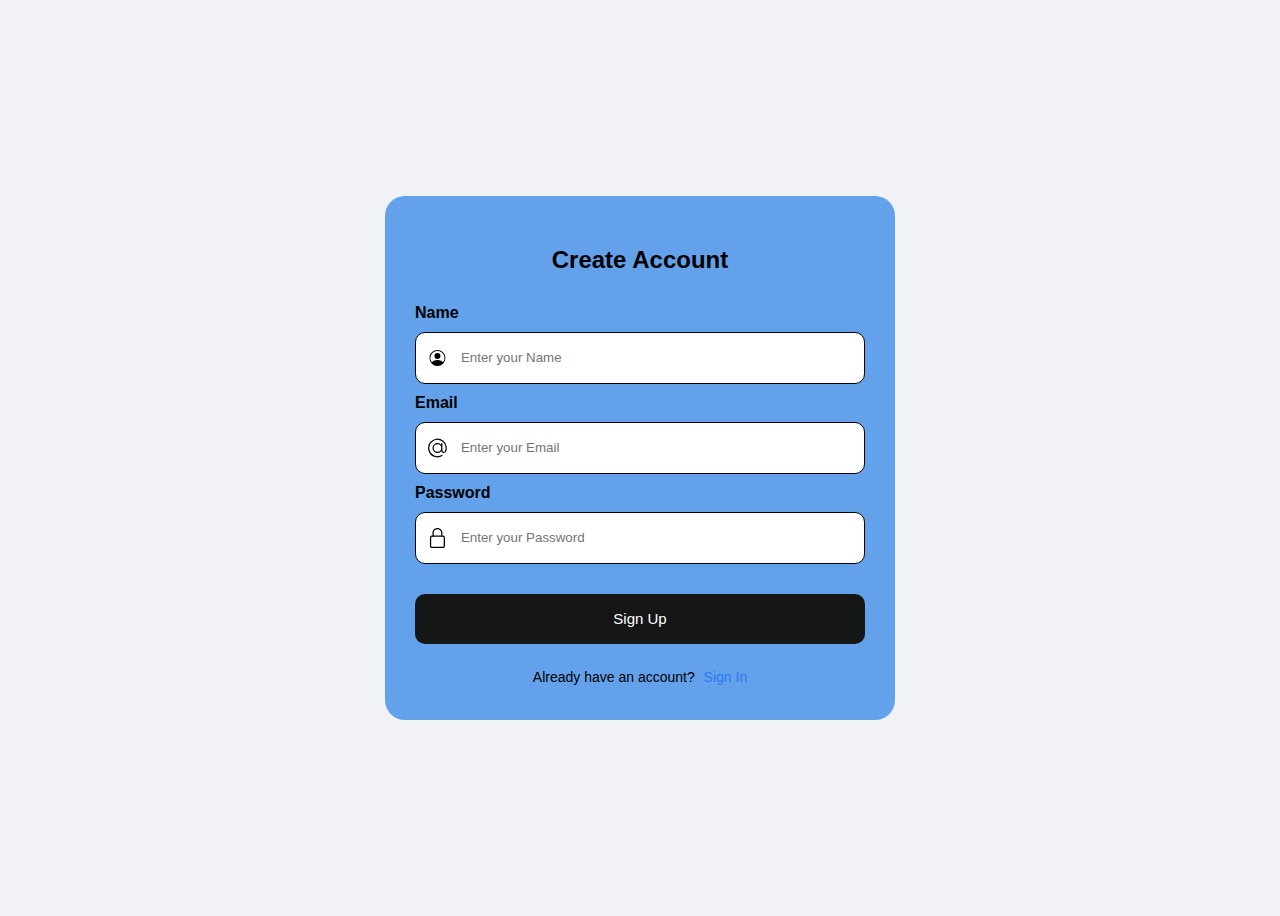
<file: signup.html>
<!DOCTYPE html>
<html lang="en">

<head>
    <meta charset="UTF-8">
    <meta name="viewport" content="width=device-width, initial-scale=1.0">
    <title>MediAlert | Sign Up</title>
    <style>
        body {
            display: flex;
            align-items: center;
            justify-content: center;
            min-height: 100vh;
            background-color: #f0f2f5;
        }

        .form {
            display: flex;
            flex-direction: column;
            gap: 10px;
            background-color: #0e72e49f;
            padding: 30px;
            width: 450px;
            border-radius: 20px;
            font-family: -apple-system, BlinkMacSystemFont, 'Segoe UI', Roboto, Oxygen, Ubuntu, Cantarell, 'Open Sans', 'Helvetica Neue', sans-serif;
        }

        ::placeholder {
            font-family: -apple-system, BlinkMacSystemFont, 'Segoe UI', Roboto, Oxygen, Ubuntu, Cantarell, 'Open Sans', 'Helvetica Neue', sans-serif;
        }

        .form button {
            align-self: flex-end;
        }

        .flex-column>label {
            color: #000000;
            font-weight: 600;
        }

        .inputForm {
            border: 1.5px solid #000000;
            border-radius: 10px;
            height: 50px;
            display: flex;
            align-items: center;
            padding-left: 10px;
            transition: 0.2s ease-in-out;
            background-color: #ffffff;
        }

        .input {
            margin-left: 10px;
            border-radius: 10px;
            border: none;
            width: 100%;
            height: 100%;
            background: transparent;
        }

        .input:focus {
            outline: none;
        }

        .inputForm:focus-within {
            border: 1.5px solid #0a50c0;
        }

        .flex-row {
            display: flex;
            flex-direction: row;
            align-items: center;
            gap: 10px;
            justify-content: space-between;
        }

        .flex-row>div>label {
            font-size: 14px;
            color: rgb(0, 0, 0);
            font-weight: 400;
        }

        .span {
            font-size: 14px;
            margin-left: 5px;
            color: #2d79f3;
            font-weight: 500;
            cursor: pointer;
        }

        a.span {
            text-decoration: none;
        }
        
        a.span:hover {
            text-decoration: underline;
        }

        .button-submit {
            margin: 20px 0 10px 0;
            background-color: #151717;
            border: none;
            color: rgb(255, 255, 255);
            font-size: 15px;
            font-weight: 500;
            border-radius: 10px;
            height: 50px;
            width: 100%;
            cursor: pointer;
        }

        .p {
            text-align: center;
            color: rgb(0, 0, 0);
            font-size: 14px;
            margin: 5px 0;
        }

        .btn {
            margin-top: 10px;
            width: 100%;
            height: 50px;
            border-radius: 10px;
            display: flex;
            justify-content: center;
            align-items: center;
            font-weight: 500;
            gap: 10px;
            border: 1px solid #ededef;
            background-color: white;
            cursor: pointer;
            transition: 0.2s ease-in-out;
        }

        .btn:hover {
            border: 1px solid #2d79f3;
        }
    </style>
</head>
<body>
    <form class="form">
        <h2 style="text-align: center; font-size: 24px; font-weight: bold;">Create Account</h2>

        <div class="flex-column">
            <label>Name </label>
        </div>
        <div class="inputForm">
            <svg xmlns="http://www.w3.org/2000/svg" width="25" height="16" fill="currentColor" class="bi bi-person-circle" viewBox="0 0 16 16">
                <path d="M11 6a3 3 0 1 1-6 0 3 3 0 0 1 6 0" />
                <path fill-rule="evenodd" d="M0 8a8 8 0 1 1 16 0A8 8 0 0 1 0 8m8-7a7 7 0 0 0-5.468 11.37C3.242 11.226 4.805 10 8 10s4.757 1.225 5.468 2.37A7 7 0 0 0 8 1" />
            </svg>
            <input placeholder="Enter your Name" class="input" type="text">
        </div>

        <div class="flex-column">
            <label>Email </label>
        </div>
        <div class="inputForm">
            <svg xmlns="http://www.w3.org/2000/svg" width="25" viewBox="0 0 32 32" height="20">
                <g data-name="Layer 3" id="Layer_3">
                    <path
                        d="m30.853 13.87a15 15 0 0 0 -29.729 4.082 15.1 15.1 0 0 0 12.876 12.918 15.6 15.6 0 0 0 2.016.13 14.85 14.85 0 0 0 7.715-2.145 1 1 0 1 0 -1.031-1.711 13.007 13.007 0 1 1 5.458-6.529 2.149 2.149 0 0 1 -4.158-.759v-10.856a1 1 0 0 0 -2 0v1.726a8 8 0 1 0 .2 10.325 4.135 4.135 0 0 0 7.83.274 15.2 15.2 0 0 0 .823-7.455zm-14.853 8.13a6 6 0 1 1 6-6 6.006 6.006 0 0 1 -6 6z">
                    </path>
                </g>
            </svg>
            <input placeholder="Enter your Email" class="input" type="text">
        </div>

        <div class="flex-column">
            <label>Password </label>
        </div>
        <div class="inputForm">
            <svg xmlns="http://www.w3.org/2000/svg" width="25" viewBox="-64 0 512 512" height="20">
                <path
                    d="m336 512h-288c-26.453125 0-48-21.523438-48-48v-224c0-26.476562 21.546875-48 48-48h288c26.453125 0 48 21.523438 48 48v224c0 26.476562-21.546875 48-48 48zm-288-288c-8.8125 0-16 7.167969-16 16v224c0 8.832031 7.1875 16 16 16h288c8.8125 0 16-7.167969 16-16v-224c0-8.832031-7.1875-16-16-16zm0 0">
                </path>
                <path
                    d="m304 224c-8.832031 0-16-7.167969-16-16v-80c0-52.929688-43.070312-96-96-96s-96 43.070312-96 96v80c0 8.832031-7.167969 16-16 16s-16-7.167969-16-16v-80c0-70.59375 57.40625-128 128-128s128 57.40625 128 128v80c0 8.832031-7.167969 16-16 16zm0 0">
                </path>
            </svg>
            <input placeholder="Enter your Password" class="input" type="password">
        </div>
        <button class="button-submit">Sign Up</button>
        <p class="p">Already have an account? <a href="login.html" class="span">Sign In</a></p>
    </form>
</body>

</html>
</file>
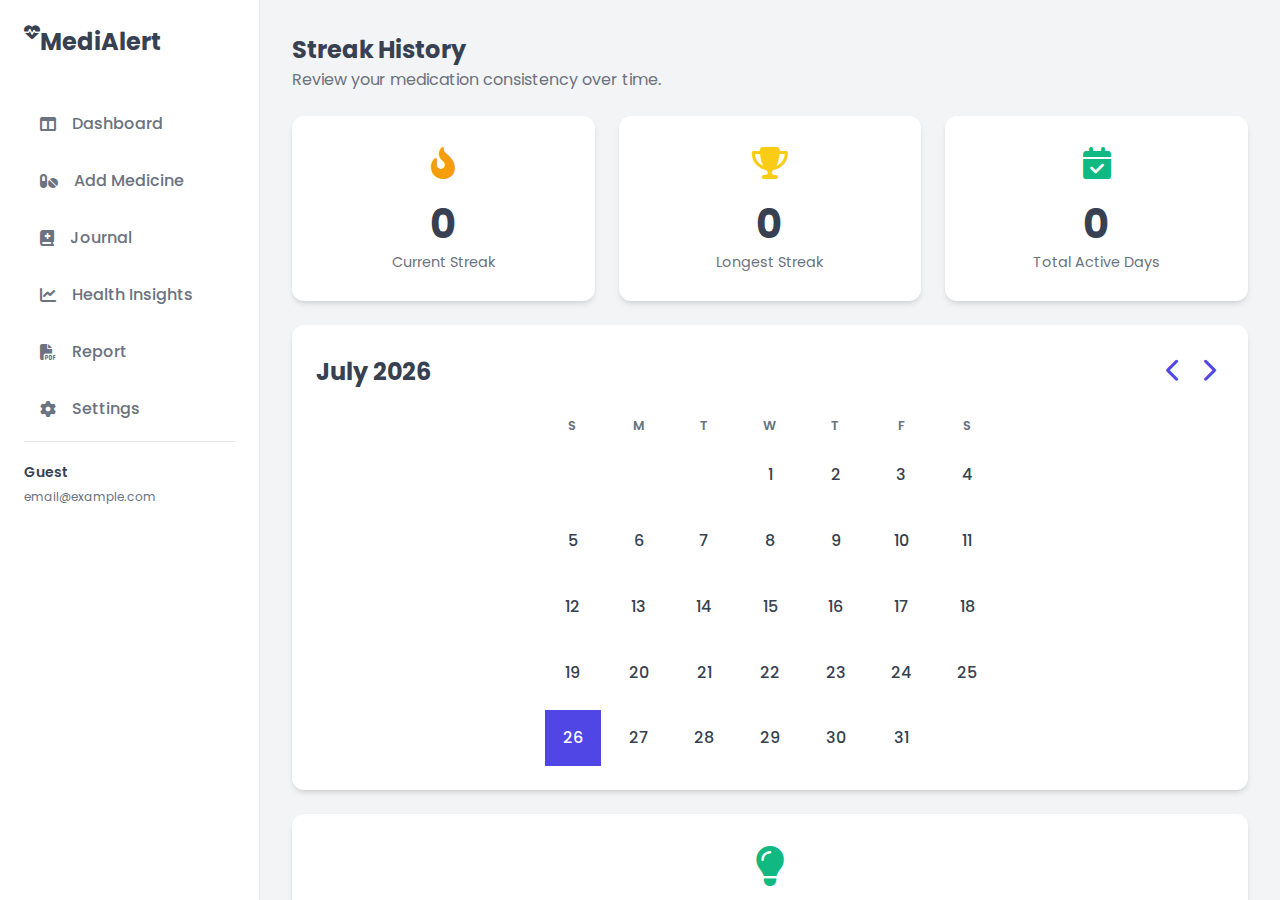
<file: streak.html>
<!DOCTYPE html>
<html lang="en">
<head>
    <meta charset="UTF-8" />
    <meta name="viewport" content="width=device-width, initial-scale=1.0" />
    <title>MediAlert - Streak History</title>
    <link rel="stylesheet" href="style.css" />
    <link rel="preconnect" href="https://fonts.googleapis.com" />
    <link rel="preconnect" href="https://fonts.gstatic.com" crossorigin />
    <link href="https://fonts.googleapis.com/css2?family=Poppins:wght@400;500;600;700&display=swap" rel="stylesheet" />
    <link rel="stylesheet" href="https://cdnjs.cloudflare.com/ajax/libs/font-awesome/6.5.1/css/all.min.css" />
    <script src="theme.js"></script>
    <style>
        /* General Layout */
        .page-grid {
            display: grid;
            grid-template-columns: 1fr;
            gap: 1.5rem;
        }

        /* Stat Cards Styling */
        .stats-grid {
            display: grid;
            grid-template-columns: repeat(auto-fit, minmax(150px, 1fr));
            gap: 1.5rem;
        }
        .stat-card {
            background-color: var(--card-bg-color);
            padding: 1.5rem;
            border-radius: 12px;
            box-shadow: var(--shadow);
            text-align: center;
            border-bottom: 4px solid transparent;
            transition: all 0.3s ease;
        }
        .stat-card:hover {
            transform: translateY(-5px);
            box-shadow: 0 8px 15px rgba(0,0,0,0.08);
        }
        .stat-card .icon { font-size: 2rem; margin-bottom: 1rem; }
        .stat-card .icon.fire { color: #f59e0b; }
        .stat-card .icon.trophy { color: #facc15; }
        .stat-card .icon.calendar { color: #10b981; }
        .stat-card .value { font-size: 2.5rem; font-weight: 700; line-height: 1; color: var(--text-color); }
        .stat-card .label { font-size: 0.9rem; color: var(--text-light); margin-top: 0.5rem; }

        /* Calendar Styling */
        .calendar-card {
            background-color: var(--card-bg-color);
            padding: 1.5rem;
            border-radius: 12px;
            box-shadow: var(--shadow);
        }
        .calendar-header {
            display: flex;
            justify-content: space-between;
            align-items: center;
            margin-bottom: 1.5rem;
        }
        .calendar-header h2 { font-size: 1.5rem; color: var(--text-color); }
        .calendar-nav button { background: transparent; border: none; font-size: 1.5rem; color: var(--primary-color); cursor: pointer; padding: 0.5rem; transition: background-color 0.2s; border-radius: 50%;}
        .calendar-nav button:hover { background-color: #eef2ff; }
        
        .streak-calendar { display: grid; grid-template-columns: repeat(7, 1fr); gap: 5px; }
        .day-name { text-align: center; font-weight: 600; color: var(--text-light); font-size: 0.8rem; height: 30px; }
        .calendar-day {
            aspect-ratio: 1 / 1;
            display: flex;
            justify-content: center;
            align-items: center;
            font-weight: 500;
            position: relative;
            color: var(--text-light);
            transition: all 0.2s ease;
        }
        .calendar-day.has-date { color: var(--text-color); }
        .calendar-day.today .day-number {
            background-color: var(--primary-color);
            color: white;
            border-radius: 50%;
        }
        .day-number {
            width: 32px;
            height: 32px;
            display: flex;
            align-items: center;
            justify-content: center;
            border-radius: 50%;
            z-index: 2;
        }

        .calendar-day.streak-single .day-number,
        .calendar-day.streak-start .day-number,
        .calendar-day.streak-middle .day-number,
        .calendar-day.streak-end .day-number {
            background-color: #4f46e5;
            color: white;
        }
        .calendar-day.streak-start { border-radius: 50% 0 0 50%; background-color: #c7d2fe; }
        .calendar-day.streak-middle { border-radius: 0; background-color: #c7d2fe; }
        .calendar-day.streak-end { border-radius: 0 50% 50% 0; background-color: #c7d2fe; }
        .calendar-day.streak-single { border-radius: 50%; }
        
        .summary-card { padding: 2rem; text-align: center; }
        .summary-card i { font-size: 2.5rem; color: var(--secondary-color); margin-bottom: 1rem; }
        .summary-card p { font-size: 1.1rem; color: var(--text-color); line-height: 1.6; margin: 0; }
        .summary-card strong { color: var(--primary-color); }
        
        /* ===== DESKTOP VIEW FIX (MODIFIED) ===== */
        @media (min-width: 768px) {
            .streak-calendar {
                /* Remove fixed column width, allow them to distribute space evenly */
                grid-template-columns: repeat(7, 1fr); 
                /* Remove justify-content: center to let it fill the space */
                /* Max width for the entire calendar grid for better readability on large screens */
                max-width: 450px; /* Adjust as needed */
                margin-left: auto;
                margin-right: auto;
                gap: 10px;
            }
        }

    </style>
</head>
<body>
    <div class="container">
        <aside class="sidebar">
             <div class="logo">
                <i class="fa-solid fa-heart-pulse"></i>
                <h2>MediAlert</h2>
            </div>
            <ul class="nav-links">
                <li><a href="index.html"><i class="fa-solid fa-table-columns"></i><span>Dashboard</span></a></li>
                <li><a href="add-medicine.html"><i class="fa-solid fa-pills"></i><span>Add Medicine</span></a></li>
                <li><a href="journal.html"><i class="fa-solid fa-book-medical"></i><span>Journal</span></a></li>
                <li><a href="insight.html"><i class="fa-solid fa-chart-line"></i><span>Health Insights</span></a></li>
                <li><a href="#"><i class="fa-solid fa-file-pdf"></i><span>Report</span></a></li>
                <li><a href="settings.html"><i class="fa-solid fa-gear"></i><span>Settings</span></a></li>
            </ul>
            <div class="user-profile">
                <div class="user-info">
                    <h4 id="sidebar-user-name">Guest</h4>
                    <small id="sidebar-user-email">email@example.com</small>
                </div>
            </div>
        </aside>

        <main class="main-content">
            <header>
                <h1>Streak History</h1>
                <p>Review your medication consistency over time.</p>
            </header>

            <div class="page-grid">
                <div class="stats-grid">
                    <div class="stat-card">
                        <div class="icon fire"><i class="fa-solid fa-fire-flame-curved"></i></div>
                        <div id="current-streak" class="value">0</div>
                        <div class="label">Current Streak</div>
                    </div>
                    <div class="stat-card">
                        <div class="icon trophy"><i class="fa-solid fa-trophy"></i></div>
                        <div id="longest-streak" class="value">0</div>
                        <div class="label">Longest Streak</div>
                    </div>
                    <div class="stat-card">
                        <div class="icon calendar"><i class="fa-solid fa-calendar-check"></i></div>
                        <div id="total-days" class="value">0</div>
                        <div class="label">Total Active Days</div>
                    </div>
                </div>

                <div class="calendar-card">
                    <div class="calendar-header">
                        <h2 id="month-year-display"></h2>
                        <div class="calendar-nav">
                            <button id="prev-month-btn" aria-label="Previous month"><i class="fa-solid fa-chevron-left"></i></button>
                            <button id="next-month-btn" aria-label="Next month"><i class="fa-solid fa-chevron-right"></i></button>
                        </div>
                    </div>
                    <div class="streak-calendar">
                        <div class="day-name">S</div><div class="day-name">M</div><div class="day-name">T</div><div class="day-name">W</div><div class="day-name">T</div><div class="day-name">F</div><div class="day-name">S</div>
                    </div>
                    <div id="calendar-body" class="streak-calendar"></div>
                </div>

                <div class="card summary-card" id="streak-summary-card">
                    <i class="fa-solid fa-lightbulb"></i>
                    <p id="summary-text">Loading your progress summary...</p>
                </div>
            </div>
        </main>
    </div>

    <script>
        document.addEventListener('DOMContentLoaded', () => {
            let currentDate = new Date();

            const getActiveDays = () => {
                const medications = JSON.parse(localStorage.getItem('medications')) || [];
                const activeDays = new Set();
                medications.forEach(med => {
                    if (med.status === 'taken') {
                        const dateKey = new Date(med.id).toISOString().split('T')[0];
                        activeDays.add(dateKey);
                    }
                });
                return activeDays;
            };

            const calculateStreaks = (activeDaysSet) => {
                 if (activeDaysSet.size === 0) return { current: 0, longest: 0, total: 0 };
                
                const sortedDays = Array.from(activeDaysSet).sort();
                let longestStreak = 0;
                let currentRun = 0;

                if (sortedDays.length > 0) {
                    currentRun = 1;
                    longestStreak = 1;
                }
                
                for (let i = 1; i < sortedDays.length; i++) {
                    const today = new Date(sortedDays[i]);
                    const yesterday = new Date(sortedDays[i-1]);
                    const diffTime = today - yesterday;
                    const diffDays = Math.ceil(diffTime / (1000 * 60 * 60 * 24));
                    
                    if (diffDays === 1) {
                        currentRun++;
                    } else {
                        if (currentRun > longestStreak) {
                            longestStreak = currentRun;
                        }
                        currentRun = 1;
                    }
                }
                if (currentRun > longestStreak) {
                    longestStreak = currentRun;
                }

                let currentStreak = 0;
                const todayStr = new Date().toISOString().split('T')[0];
                const yesterdayDate = new Date();
                yesterdayDate.setDate(yesterdayDate.getDate() - 1);
                const yesterdayStr = yesterdayDate.toISOString().split('T')[0];
                
                if(activeDaysSet.has(todayStr) || activeDaysSet.has(yesterdayStr)){
                     const lastActiveDay = new Date(sortedDays[sortedDays.length-1]);
                     const today = new Date();
                     const dayDiff = Math.ceil((today-lastActiveDay)/(1000*60*60*24));
                     if(dayDiff <=1 ){
                         currentStreak = currentRun;
                     }
                }

                return { current: currentStreak, longest: longestStreak, total: activeDaysSet.size };
            };
            
            const animateValue = (element, start, end, duration) => {
                let startTimestamp = null;
                const step = (timestamp) => {
                    if (!startTimestamp) startTimestamp = timestamp;
                    const progress = Math.min((timestamp - startTimestamp) / duration, 1);
                    element.innerHTML = Math.floor(progress * (end - start) + start);
                    if (progress < 1) {
                        window.requestAnimationFrame(step);
                    }
                };
                window.requestAnimationFrame(step);
            };

            const generateSummary = (streaks) => {
                const summaryEl = document.getElementById('summary-text');
                if (streaks.longest === 0) {
                    summaryEl.innerHTML = "Log your first medication to start a new streak!";
                    return;
                }
                
                let text = `Your longest streak is <strong>${streaks.longest} days</strong>! That's incredible dedication. `;
                if (streaks.current > 0) {
                    text += `You are currently on a <strong>${streaks.current}-day</strong> streak. Keep the momentum going! 🔥`;
                } else {
                    text += "Let's start a new streak today!";
                }
                summaryEl.innerHTML = text;
            };

            const renderCalendar = (date) => {
                const activeDays = getActiveDays();
                const streaks = calculateStreaks(activeDays);

                animateValue(document.getElementById('current-streak'), 0, streaks.current, 1000);
                animateValue(document.getElementById('longest-streak'), 0, streaks.longest, 1000);
                animateValue(document.getElementById('total-days'), 0, streaks.total, 1000);
                
                generateSummary(streaks);

                const month = date.getMonth();
                const year = date.getFullYear();
                document.getElementById('month-year-display').textContent = `${date.toLocaleString('default', { month: 'long' })} ${year}`;

                const calendarBody = document.getElementById('calendar-body');
                calendarBody.innerHTML = '';
                const firstDayOfMonth = new Date(year, month, 1).getDay();
                const daysInMonth = new Date(year, month + 1, 0).getDate();
                const todayString = new Date().toISOString().split('T')[0];

                for (let i = 0; i < firstDayOfMonth; i++) {
                    calendarBody.appendChild(document.createElement('div'));
                }

                for (let i = 1; i <= daysInMonth; i++) {
                    const dayEl = document.createElement('div');
                    dayEl.className = 'calendar-day has-date';
                    const dayNumber = document.createElement('span');
                    dayNumber.className = 'day-number';
                    dayNumber.textContent = i;
                    dayEl.appendChild(dayNumber);

                    const dateKey = `${year}-${String(month + 1).padStart(2, '0')}-${String(i).padStart(2, '0')}`;
                    
                    if (activeDays.has(dateKey)) {
                        const prevDay = new Date(dateKey);
                        prevDay.setDate(prevDay.getDate() - 1);
                        const prevDayStr = prevDay.toISOString().split('T')[0];

                        const nextDay = new Date(dateKey);
                        nextDay.setDate(nextDay.getDate() + 1);
                        const nextDayStr = nextDay.toISOString().split('T')[0];
                        
                        const isPrevActive = activeDays.has(prevDayStr);
                        const isNextActive = activeDays.has(nextDayStr);

                        if (isPrevActive && isNextActive) {
                            dayEl.classList.add('streak-middle');
                        } else if (isPrevActive) {
                            dayEl.classList.add('streak-end');
                        } else if (isNextActive) {
                            dayEl.classList.add('streak-start');
                        } else {
                            dayEl.classList.add('streak-single');
                        }
                    }

                    if (dateKey === todayString) {
                        dayEl.classList.add('today');
                    }
                    
                    calendarBody.appendChild(dayEl);
                }
            };
            
            document.getElementById('prev-month-btn').addEventListener('click', () => {
                currentDate.setMonth(currentDate.getMonth() - 1);
                renderCalendar(currentDate);
            });

            document.getElementById('next-month-btn').addEventListener('click', () => {
                currentDate.setMonth(currentDate.getMonth() + 1);
                renderCalendar(currentDate);
            });

            renderCalendar(currentDate);
        });
    </script>
</body>
</html>
</file>
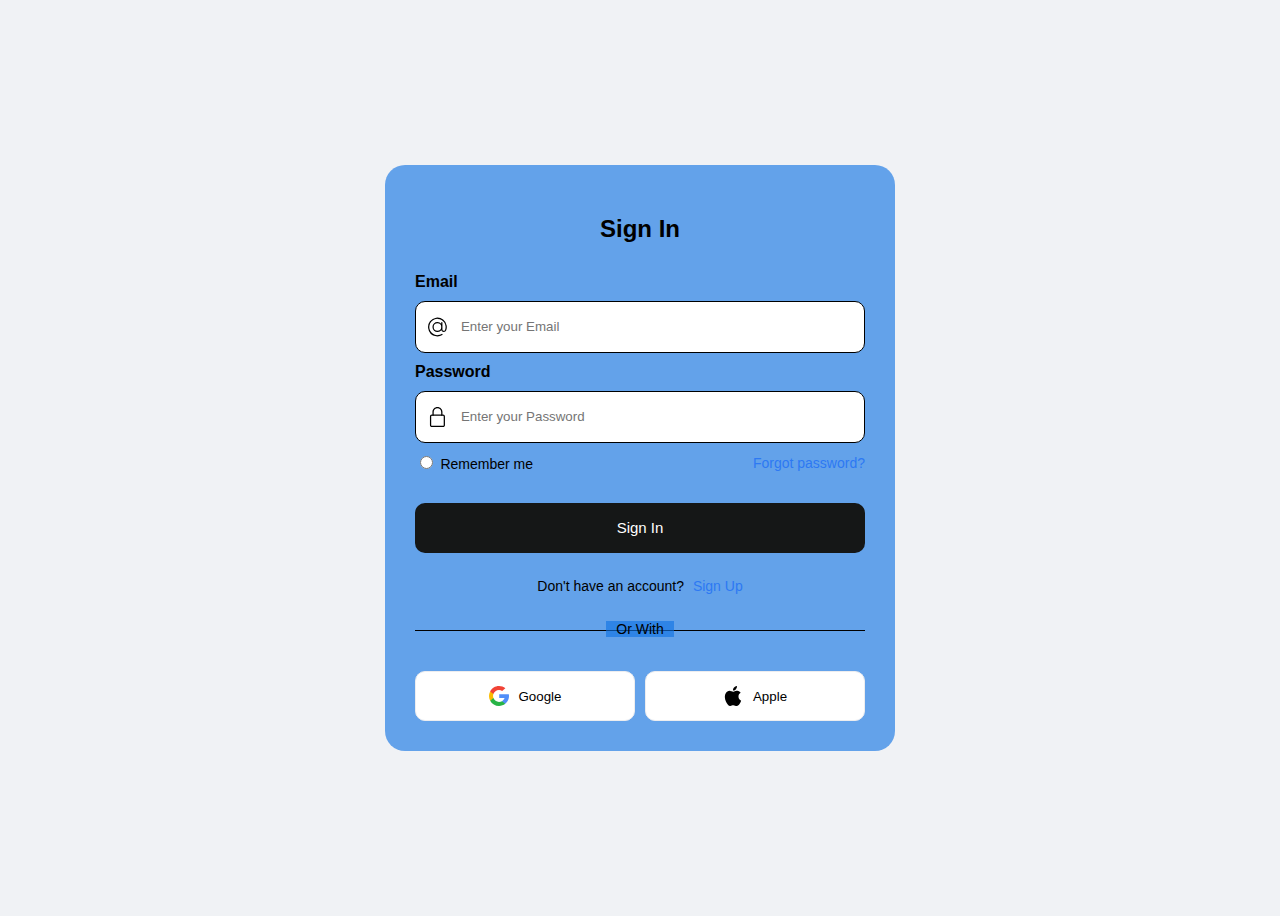
<file: subscription.html>
<!DOCTYPE html>
<html lang="en">
  <head>
    <meta charset="UTF-8" />
    <meta name="viewport" content="width=device-width, initial-scale=1.0" />
    <title>MediAlert - Subscription Plans</title>
    <link rel="stylesheet" href="style.css" />
    <link rel="preconnect" href="https://fonts.googleapis.com" />
    <link rel="preconnect" href="https://fonts.gstatic.com" crossorigin />
    <link
      href="https://fonts.googleapis.com/css2?family=Poppins:wght@400;500;600;700&display=swap"
      rel="stylesheet"
    />
    <link
      rel="stylesheet"
      href="https://cdnjs.cloudflare.com/ajax/libs/font-awesome/6.5.1/css/all.min.css"
    />
    <script src="theme.js"></script>
    <style>
      .pricing-header {
        text-align: center;
        margin-bottom: 2rem;
      }
      .pricing-header h1 {
        font-size: 2.5rem;
        margin-bottom: 0.5rem;
      }
      .pricing-header p {
        font-size: 1.1rem;
        color: var(--text-light);
        max-width: 600px;
        margin: 0 auto;
      }
      /* --- Billing Toggle Switch --- */
      .billing-toggle-container {
        display: flex;
        justify-content: center;
        align-items: center;
        gap: 1rem;
        margin-bottom: 3rem;
        font-weight: 600;
      }
      .billing-toggle-container .save-badge {
        background-color: #dcfce7; /* Green pastel */
        color: #166534; /* Dark Green */
        padding: 0.25rem 0.75rem;
        border-radius: 99px;
        font-size: 0.8rem;
        font-weight: 700;
      }
      .toggle-switch {
        position: relative;
        display: inline-block;
        width: 60px;
        height: 34px;
      }
      .toggle-switch input {
        opacity: 0;
        width: 0;
        height: 0;
      }
      .slider {
        position: absolute;
        cursor: pointer;
        top: 0;
        left: 0;
        right: 0;
        bottom: 0;
        background-color: #ccc;
        transition: 0.4s;
        border-radius: 34px;
      }
      .slider:before {
        position: absolute;
        content: "";
        height: 26px;
        width: 26px;
        left: 4px;
        bottom: 4px;
        background-color: white;
        transition: 0.4s;
        border-radius: 50%;
      }
      input:checked + .slider {
        background-color: var(--primary-color);
      }
      input:checked + .slider:before {
        transform: translateX(26px);
      }

      /* --- Pricing Grid and Cards --- */
      .pricing-grid {
        display: grid;
        grid-template-columns: 1fr;
        gap: 2rem;
      }
      @media (min-width: 992px) {
        .pricing-grid {
          grid-template-columns: repeat(3, 1fr);
          align-items: stretch;
        }
      }
      .pricing-card {
        background: var(--card-bg-color);
        border-radius: 16px;
        padding: 2rem;
        box-shadow: var(--shadow);
        border: 2px solid transparent;
        transition: all 0.3s ease;
        position: relative;
        overflow: hidden;
        display: flex;
        flex-direction: column;
      }
      .pricing-card.highlight {
        border-color: var(--primary-color);
        transform: translateY(-10px);
      }
      .badge {
        position: absolute;
        top: 15px;
        right: -45px;
        background: var(--primary-color);
        color: white;
        padding: 5px 40px;
        transform: rotate(45deg);
        font-weight: 600;
        font-size: 0.8rem;
      }
      .pricing-card h3 {
        font-size: 1.5rem;
        margin-bottom: 0.5rem;
        color: var(--primary-color);
      }
      .pricing-card .price {
        font-size: 3rem;
        font-weight: 700;
        margin-bottom: 0.5rem;
      }
      .price .billing-cycle {
        font-size: 1rem;
        font-weight: 400;
        color: var(--text-light);
      }
      .pricing-card .description {
        color: var(--text-light);
        margin-bottom: 2rem;
        min-height: 40px;
      }
      .features {
        list-style: none;
        padding: 0;
        margin-bottom: 2rem;
        flex-grow: 1; /* Makes sure the button aligns at the bottom */
      }
      .features li {
        display: flex;
        align-items: center;
        gap: 0.75rem;
        margin-bottom: 1rem;
      }
      .features li i {
        color: var(--secondary-color);
      }
      .btn-choose {
        width: 100%;
        padding: 1rem;
        border-radius: 8px;
        border: 2px solid var(--primary-color);
        background: var(--primary-color);
        color: white;
        font-weight: 600;
        font-size: 1rem;
        cursor: pointer;
        transition: all 0.3s ease;
      }
      .btn-choose:hover {
        background: #4338ca;
        border-color: #4338ca;
      }
      .pricing-card.free .btn-choose {
        background: transparent;
        color: var(--primary-color);
      }
      .pricing-card.free .btn-choose:hover {
        background: #eef2ff;
      }
      .hidden {
        display: none;
      }
    </style>
  </head>
  <body>
    <div class="container">
      <aside class="sidebar">
        <div class="logo">
          <i class="fa-solid fa-heart-pulse"></i>
          <h2>MediAlert</h2>
        </div>
        <ul class="nav-links">
          <li>
            <a href="index.html"
              ><i class="fa-solid fa-table-columns"></i
              ><span>Dashboard</span></a
            >
          </li>
          <li>
            <a href="add-medicine.html"
              ><i class="fa-solid fa-pills"></i><span>Add Medicine</span></a
            >
          </li>
          <li>
            <a href="journal.html"
              ><i class="fa-solid fa-book-medical"></i><span>Journal</span></a
            >
          </li>
          <li>
            <a href="insight.html"
              ><i class="fa-solid fa-chart-line"></i
              ><span>Health Insights</span></a
            >
          </li>
          <!-- NEW COMMUNITY LINK -->
          <li>
            <a href="community.html"
              ><i class="fa-solid fa-users"></i><span>Community</span></a
            >
          </li>
          <li>
            <a href="report.html"
              ><i class="fa-solid fa-file-pdf"></i><span>Report</span></a
            >
          </li>

          <li class="active nav-item-premium">
            <a href="subscription.html"
              ><i class="fa-solid fa-crown"></i><span>Subscription</span></a
            >
          </li>
          <li>
            <a href="settings.html"
              ><i class="fa-solid fa-gear"></i><span>Settings</span></a
            >
          </li>
        </ul>
        <div class="user-profile">
          <div class="user-info">
            <h4 id="sidebar-user-name">Guest</h4>
            <small id="sidebar-user-email">email@example.com</small>
          </div>
        </div>
      </aside>

      <main class="main-content">
        <div class="pricing-header">
          <h1>Find the Perfect Plan for You</h1>
          <p>
            Upgrade to unlock powerful features that help you and your family
            stay on top of your health.
          </p>
        </div>

        <div class="billing-toggle-container">
          <span>Monthly</span>
          <label class="toggle-switch">
            <input type="checkbox" id="billing-toggle" />
            <span class="slider"></span>
          </label>
          <span>Yearly <span class="save-badge">Save 20%</span></span>
        </div>

        <div class="pricing-grid">
          <!-- Free Plan -->
          <div class="pricing-card free">
            <h3>Free</h3>
            <div class="price">₹0</div>
            <p class="description">
              The essentials to track your medications and build healthy habits.
            </p>
            <ul class="features">
              <li><i class="fa-solid fa-check"></i> Medication Reminders</li>
              <li><i class="fa-solid fa-check"></i> Daily Streak Tracking</li>
              <li><i class="fa-solid fa-check"></i> Basic Health Journal</li>
              <li><i class="fa-solid fa-times"></i> Limited PDF Reports</li>
              <li><i class="fa-solid fa-times"></i> No AI Health Assistant</li>
              <li><i class="fa-solid fa-times"></i> No Family Monitoring</li>
            </ul>
            <button class="btn-choose" disabled>Your Current Plan</button>
          </div>

          <!-- Individual Plan -->
          <div class="pricing-card individual">
            <h3>Individual</h3>
            <div class="price">
              <span class="price-monthly">₹49</span>
              <span class="price-annually hidden">₹499</span>
              <span class="billing-cycle">/month</span>
            </div>
            <p class="description">
              For the individual focused on achieving their personal health
              goals.
            </p>
            <ul class="features">
              <li>
                <i class="fa-solid fa-check"></i> Everything in Free, plus:
              </li>
              <li>
                <i class="fa-solid fa-check"></i> <strong>Unlimited</strong> PDF
                Reports
              </li>
              <li>
                <i class="fa-solid fa-check"></i>
                <strong>AI Health Assistant</strong>
              </li>
              <li>
                <i class="fa-solid fa-check"></i> Advanced Health Insights
              </li>
              <li><i class="fa-solid fa-check"></i> Priority Support</li>
            </ul>
            <button class="btn-choose">Upgrade Now</button>
          </div>

          <!-- Family Plan -->
          <div class="pricing-card family highlight">
            <div class="badge">Best Value</div>
            <h3>Family</h3>
            <div class="price">
              <span class="price-monthly">₹199</span>
              <span class="price-annually hidden">₹1999</span>
              <span class="billing-cycle">/month</span>
            </div>
            <p class="description">
              One plan to manage and monitor the health of your entire family.
            </p>
            <ul class="features">
              <li>
                <i class="fa-solid fa-check"></i> All Individual features, plus:
              </li>
              <li>
                <i class="fa-solid fa-check"></i> Add up to
                <strong>4 family members</strong>
              </li>
              <li><i class="fa-solid fa-check"></i> Shared Health Dashboard</li>
              <li>
                <i class="fa-solid fa-check"></i> Monitor loved ones' adherence
              </li>
            </ul>
            <button class="btn-choose">Choose Family</button>
          </div>
        </div>
      </main>
    </div>
    
    <script>
      
      document.addEventListener('DOMContentLoaded', () => {
    const billingToggle = document.getElementById('billing-toggle');
    const pricingCards = document.querySelectorAll('.pricing-card:not(.free)');
    const allCards = document.querySelectorAll('.pricing-card');
    const chooseButtons = document.querySelectorAll('.btn-choose');

    const loggedInUserEmail = localStorage.getItem('loggedInUserEmail');
    
    // If no one is logged in, redirect to the login page
    if (!loggedInUserEmail) {
        window.location.href = 'login.html';
        return; // Stop the script from running further
    }

    // Load settings specific to the logged-in user
    const userSettings = JSON.parse(localStorage.getItem(`userSettings_${loggedInUserEmail}`)) || {};
    const displayName = userSettings.userName || 'Guest';
    
    // Update sidebar
    document.getElementById('sidebar-user-name').textContent = displayName;
    document.getElementById('sidebar-user-email').textContent = loggedInUserEmail;

    // Function to update prices based on toggle state
    const updatePrices = () => {
        const isYearly = billingToggle.checked;

        pricingCards.forEach(card => {
            const monthlyPriceEl = card.querySelector('.price-monthly');
            const annuallyPriceEl = card.querySelector('.price-annually');
            const billingCycleEl = card.querySelector('.billing-cycle');

            if (isYearly) {
                monthlyPriceEl.classList.add('hidden');
                annuallyPriceEl.classList.remove('hidden');
                billingCycleEl.textContent = '/year';
            } else {
                monthlyPriceEl.classList.remove('hidden');
                annuallyPriceEl.classList.add('hidden');
                billingCycleEl.textContent = '/month';
            }
        });
    };

    // Event listener for the toggle switch
    billingToggle.addEventListener('change', updatePrices);

    // Event listeners for plan selection
    chooseButtons.forEach(button => {
        if (button.disabled) return;

        button.addEventListener('click', () => {
            const selectedCard = button.closest('.pricing-card');

            allCards.forEach(card => card.classList.remove('highlight'));
            selectedCard.classList.add('highlight');

            // Optional: Show a confirmation
            const originalText = button.textContent;
            button.textContent = 'Plan Selected!';
            setTimeout(() => {
                button.textContent = originalText;
            }, 2000);
        });
    });

    // Initial price update on page load
    updatePrices();
});


      
      

    </script>
  </body>
</html>
</file>
<file: style.css>
/* ===== Global Styles & Variables ===== */
:root {
    --primary-color: #4f46e5;
    --secondary-color: #10b981;
    --bg-color: #f3f4f6;
    --card-bg-color: #ffffff;
    --text-color: #374151;
    --text-light: #6b7280;
    --border-color: #e5e7eb;
    --shadow: 0 4px 6px -1px rgb(0 0 0 / 0.1), 0 2px 4px -2px rgb(0 0 0 / 0.1);
    --bottom-nav-height: 65px;
}

* {
    margin: 0;
    padding: 0;
    box-sizing: border-box;
}

html, body {
    height: 100vh;
    overflow: hidden; 
    font-family: 'Poppins', sans-serif;
    background-color: var(--bg-color);
    color: var(--text-color);
}

.hidden {
    display: none !important;
}

/* ===== MOBILE-FIRST LAYOUT (WITH BOTTOM NAV) ===== */
.container {
    display: flex;
    flex-direction: column;
    height: 100%;
    background-color: var(--bg-color);
}

.sidebar {
    order: 2;
    width: 100%;
    background-color: var(--card-bg-color);
    border-top: 1px solid var(--border-color);
    padding: 0.5rem 0;
    flex-shrink: 0;
    z-index: 100;
}

.sidebar .logo,
.sidebar .user-profile {
    display: none;
}

.sidebar .nav-links {
    display: flex;
    justify-content: space-around;
    list-style: none;
    width: 100%;
}

.sidebar .nav-links a {
    display: flex;
    flex-direction: column;
    align-items: center;
    gap: 4px;
    padding: 4px 8px;
    text-decoration: none;
    color: var(--text-light);
    font-size: 10px;
    font-weight: 500;
}
.sidebar .nav-links a i {
    font-size: 20px;
}
.sidebar .nav-links li.active a {
    color: var(--primary-color);
}

.main-content {
    order: 1;
    flex-grow: 1;
    overflow-y: auto;
    padding: 1rem;
    padding-bottom: var(--bottom-nav-height);
}

.main-content header { margin-bottom: 1.5rem; }
.main-content header h1 { font-size: 24px; }
.main-content header p { color: var(--text-light); }


.dashboard-grid {
    display: grid;
    grid-template-columns: 1fr;
    gap: 1rem;
}

.card {
    background-color: var(--card-bg-color);
    padding: 1.5rem;
    border-radius: 12px;
    box-shadow: var(--shadow);
    display: flex;
    flex-direction: column;
    overflow: hidden;
}

#combined-vitals-card {
    margin-bottom: 1rem;
}

.card-header {
    display: flex;
    justify-content: space-between;
    align-items: center;
    margin-bottom: 1rem;
}

.card-header h3 {
    margin-bottom: 0;
}

.add-btn {
    background-color: var(--primary-color);
    color: white;
    border: none;
    border-radius: 50%;
    width: 32px;
    height: 32px;
    font-size: 16px;
    cursor: pointer;
    display: flex;
    align-items: center;
    justify-content: center;
    transition: transform 0.2s ease;
}

.add-btn:hover {
    transform: scale(1.1);
}

#meds-list {
    list-style: none;
    flex-grow: 1;
    overflow-y: auto;
}
#meds-list .no-meds {
    color: var(--text-light);
    text-align: center;
    padding: 2rem 0;
}
#meds-list li { display: flex; justify-content: space-between; align-items: center; padding: 12px 0; border-bottom: 1px solid var(--border-color); }
#meds-list li:last-child { border-bottom: none; }
.med-info { display: flex; align-items: center; gap: 12px; }
.med-info .icon { font-size: 18px; color: var(--primary-color); }
.med-info .details p { font-weight: 500; font-size: 14px; }
.med-info .details small { color: var(--text-light); }
.actions button { padding: 6px 12px; border: none; border-radius: 6px; cursor: pointer; font-weight: 500; transition: opacity 0.3s ease; }
.actions .btn-taken { background-color: #dcfce7; color: #166534; }
.actions .btn-skip { background-color: transparent; color: var(--text-light); }
li.taken { opacity: 0.5; text-decoration: line-through; }
li.taken .actions button { cursor: not-allowed; }

.chart-container {
    position: relative;
    flex-grow: 1;
    min-height: 250px;
}

#calendar-card .calendar { display: grid; grid-template-columns: repeat(7, 1fr); text-align: center; gap: 4px; }
.day-name { font-weight: 600; color: var(--text-light); font-size: 12px; }
.date { padding: 6px; font-size: 14px; border-radius: 50%; cursor: pointer; transition: background-color 0.3s; }
.date:hover { background-color: #eef2ff; }
.other-month { color: #d1d5db; }
.today { background-color: var(--primary-color); color: white; font-weight: 600; }

#quick-actions-card { display: flex; flex-direction: column; gap: 12px; justify-content: center; }
.action-btn { width: 100%; padding: 12px; border-radius: 8px; border: 1px solid var(--border-color); background-color: var(--card-bg-color); font-weight: 500; cursor: pointer; text-align: left; display: flex; align-items: center; gap: 12px; transition: all 0.2s ease; }
.action-btn:hover { background-color: var(--bg-color); border-color: var(--primary-color); color: var(--primary-color); }

/* ----- Modern Streak Card Styles ----- */
#streak-card {
    background: linear-gradient(135deg, #4f46e5, #6366f1);
    color: white;
    display: flex;
    flex-direction: column;
    justify-content: space-between;
    transition: transform 0.3s ease, box-shadow 0.3s ease;
}

#streak-card:hover {
    transform: translateY(-4px);
    box-shadow: 0 8px 16px -4px rgba(0,0,0,0.2);
}

.streak-header {
    display: flex;
    justify-content: space-between;
    align-items: center;
    opacity: 0.8;
}

.streak-header h3 {
    margin-bottom: 0;
    font-weight: 500;
}

.streak-header i {
    font-size: 24px;
    animation: flame-flicker 2.5s ease-in-out infinite;
}

.streak-body {
    text-align: center;
    margin: 1rem 0;
}

.streak-body .streak-count {
    font-size: 56px;
    font-weight: 700;
    line-height: 1;
}

.streak-body .streak-label {
    font-size: 14px;
    opacity: 0.9;
    margin-top: 0.25rem;
}

.streak-stats {
    text-align: center;
    padding: 0.75rem 0;
    border-top: 1px solid rgba(255, 255, 255, 0.2);
    border-bottom: 1px solid rgba(255, 255, 255, 0.2);
}

.stat-item small {
    display: block;
    font-size: 12px;
    opacity: 0.8;
}

.stat-item span {
    font-size: 18px;
    font-weight: 600;
}

.weekly-tracker {
    display: flex;
    justify-content: space-between;
    align-items: center;
    padding-top: 1rem;
}

.day-dot {
    width: 20px;
    height: 20px;
    border-radius: 50%;
    background-color: rgba(0, 0, 0, 0.2);
    transition: all 0.3s ease;
}

.day-dot.active {
    background-color: var(--secondary-color);
    box-shadow: 0 0 10px var(--secondary-color);
    transform: scale(1.1);
}

@keyframes flame-flicker {
    0%, 100% {
        transform: scale(1);
        text-shadow: 0 0 10px rgba(255, 255, 255, 0.5);
    }
    50% {
        transform: scale(1.1);
        text-shadow: 0 0 20px rgba(255, 255, 255, 0.8);
    }
}

/* Modal Styles */
.modal-overlay {
    position: fixed;
    top: 0;
    left: 0;
    width: 100%;
    height: 100%;
    background-color: rgba(0, 0, 0, 0.6);
    display: flex;
    justify-content: center;
    align-items: center;
    z-index: 1000;
    opacity: 1;
    transition: opacity 0.3s ease;
}
.modal-overlay.hidden {
    opacity: 0;
    pointer-events: none;
}
.modal {
    background: var(--card-bg-color);
    padding: 2rem;
    border-radius: 12px;
    box-shadow: var(--shadow);
    width: 90%;
    max-width: 400px;
    transform: scale(1);
    transition: transform 0.3s ease;
}
.modal-overlay.hidden .modal {
    transform: scale(0.9);
}
.modal-header {
    display: flex;
    justify-content: space-between;
    align-items: center;
    margin-bottom: 1.5rem;
    padding-bottom: 0.5rem;
    border-bottom: 1px solid var(--border-color);
}
.modal-header h2 {
    font-size: 20px;
    color: var(--text-color);
}
.close-btn {
    background: transparent;
    border: none;
    font-size: 28px;
    font-weight: bold;
    color: var(--text-light);
    cursor: pointer;
}
.form-group {
    margin-bottom: 1rem;
}
.form-group label {
    display: block;
    font-weight: 500;
    margin-bottom: 0.5rem;
    font-size: 14px;
}
.form-group input {
    width: 100%;
    padding: 10px 12px;
    border: 1px solid var(--border-color);
    border-radius: 8px;
    font-family: 'Poppins', sans-serif;
    font-size: 14px;
}
.form-group input:focus {
    outline: none;
    border-color: var(--primary-color);
    box-shadow: 0 0 0 2px rgba(79, 70, 229, 0.2);
}
.submit-btn {
    width: 100%;
    padding: 12px;
    background-color: var(--primary-color);
    color: white;
    border: none;
    border-radius: 8px;
    font-weight: 600;
    font-size: 16px;
    cursor: pointer;
    transition: background-color 0.3s;
}
.submit-btn:hover {
    background-color: #4338ca;
}


/* ----- Add Medicine Form Page Styles ----- */
.form-container {
    background-color: var(--card-bg-color);
    padding: 2rem;
    border-radius: 12px;
    box-shadow: var(--shadow);
}
.form-section {
    padding: 1.5rem 0;
    border-bottom: 1px solid var(--border-color);
}
.form-section:last-of-type {
    border-bottom: none;
}
.form-group input[type="text"],
.form-group input[type="time"],
.form-group select {
    width: 100%;
    padding: 10px 12px;
    border: 1px solid var(--border-color);
    border-radius: 8px;
    font-family: 'Poppins', sans-serif;
    font-size: 14px;
    background-color: var(--bg-color);
}
.form-group input:focus, .form-group select:focus {
    outline: none;
    border-color: var(--primary-color);
    box-shadow: 0 0 0 2px rgba(79, 70, 229, 0.2);
}
.day-selector {
    padding-left: 1rem;
}
.day-selector.hidden {
    display: none;
}
.days-checkboxes {
    display: flex;
    gap: 1rem;
    flex-wrap: wrap;
}
.days-checkboxes label {
    display: flex;
    align-items: center;
    gap: 0.5rem;
    font-weight: 400;
}
#time-list .med-time {
    margin-bottom: 0.5rem;
}
.add-time-btn {
    background: transparent;
    color: var(--primary-color);
    border: none;
    font-weight: 600;
    cursor: pointer;
    padding: 0.5rem 0;
    font-size: 14px;
}
.form-actions {
    display: flex;
    justify-content: flex-end;
    gap: 1rem;
    margin-top: 2rem;
}
.form-actions .cancel-btn {
    padding: 12px 24px;
    background-color: var(--bg-color);
    color: var(--text-light);
    border: 1px solid var(--border-color);
    border-radius: 8px;
    text-decoration: none;
    font-weight: 600;
    transition: background-color 0.3s;
}
.form-actions .cancel-btn:hover {
    background-color: #e5e7eb;
}
.form-actions .submit-btn {
    padding: 12px 24px;
}

/* ===== Combined Vitals Card Styles ===== */
.vitals-content {
    display: flex;
    flex-direction: column; /* Mobile-first: stack vertically */
    gap: 1.5rem;
}

.vital-item {
    display: flex;
    flex-direction: column;
    align-items: center;
    text-align: center;
    gap: 0.5rem;
}

.vital-item-header {
    display: flex;
    align-items: center;
    gap: 0.75rem;
    margin-bottom: 0.5rem;
}

.vital-item-header h4 {
    font-weight: 600;
    color: var(--text-color);
}

.edit-btn {
    background: transparent;
    border: none;
    cursor: pointer;
    color: var(--text-light);
    font-size: 15px;
    padding: 5px;
    line-height: 1;
    transition: color 0.2s ease-in-out;
}
.edit-btn:hover {
    color: var(--primary-color);
}

.icon-bg {
    width: 48px;
    height: 48px;
    border-radius: 50%;
    display: flex;
    align-items: center;
    justify-content: center;
    flex-shrink: 0;
}

.icon-bg i {
    font-size: 20px;
}

#bp-icon-bg { background-color: #e0e7ff; }
#bp-icon-bg i { color: #4338ca; }
#bs-icon-bg { background-color: #fee2e2; }
#bs-icon-bg i { color: #dc2626; }

.vital-item-body .value {
    font-size: 24px;
    font-weight: 700;
    color: var(--text-color);
    line-height: 1.2;
    display: flex;
    align-items: center;
    justify-content: center;
}

.value-input {
    font-family: 'Poppins', sans-serif;
    font-size: 24px;
    font-weight: 700;
    color: var(--text-color);
    border: none;
    border-bottom: 2px solid var(--primary-color);
    text-align: center;
    width: 120px;
    background: transparent;
}
.value-input:focus {
    outline: none;
}


.vital-item-body .unit {
    font-size: 14px;
    color: var(--text-light);
    margin-left: 8px;
}

.vital-item-footer {
    display: flex;
    align-items: center;
    gap: 8px;
    font-size: 14px;
    font-weight: 500;
}

.status-dot {
    width: 10px;
    height: 10px;
    border-radius: 50%;
    background-color: var(--secondary-color);
}

.vital-divider {
    width: 80%;
    height: 1px;
    background-color: var(--border-color);
    margin: 0 auto; /* Center the divider on mobile */
}


/* ===== TABLET STYLES (min-width: 768px) ===== */
@media (min-width: 768px) {
    .main-content { padding: 2rem; padding-bottom: 2rem; }
    
    #combined-vitals-card { margin-bottom: 1.5rem; }
    .vitals-content {
        flex-direction: row; /* Side-by-side on larger screens */
        justify-content: space-around;
        align-items: center;
        gap: 1rem;
    }
    .vital-divider {
        width: 1px;
        height: 100px; /* Vertical divider */
    }
    .vital-item {
        flex: 1; /* Each item takes equal space */
    }
    
    .dashboard-grid { grid-template-columns: repeat(2, 1fr); gap: 1.5rem; }
    #vitals-chart-card { grid-column: 1 / -1; }
    .chart-container { min-height: 300px; }
    .form-section {
        display: grid;
        grid-template-columns: 1fr 1fr;
        gap: 2rem;
        align-items: start;
    }
}

/* ===== DESKTOP STYLES (min-width: 1024px) ===== */
@media (min-width: 1024px) {
    .container { flex-direction: row; }
    .sidebar {
        order: unset;
        width: 260px;
        flex-direction: column;
        justify-content: flex-start;
        padding: 24px;
        border-top: none;
        border-right: 1px solid var(--border-color);
    }
    .sidebar .logo { 
        display: flex;
        margin-bottom: 40px; 
    }
    .sidebar .nav-links {
        flex-direction: column;
        justify-content: flex-start;
        flex-grow: 1;
    }
    .sidebar .nav-links a {
        flex-direction: row;
        align-items: center;
        gap: 16px;
        padding: 12px 16px;
        font-size: initial;
        margin-bottom: 8px;
        transition: all 0.3s ease;
    }
    .sidebar .nav-links a i {
        font-size: initial;
    }
    .sidebar .nav-links a:hover, .sidebar .nav-links li.active a {
        background-color: #eef2ff;
        color: var(--primary-color);
    }
    .sidebar .user-profile {
        display: flex;
        align-items: center;
        gap: 12px;
        padding-top: 20px;
        border-top: 1px solid var(--border-color);
    }
    .sidebar .user-profile .user-info { display: block; }
    .sidebar .user-profile h4 { font-size: 14px; font-weight: 600; }
    .sidebar .user-profile small { font-size: 12px; color: var(--text-light); }

    .main-content { 
        order: unset;
        padding: 32px; 
    }
    .dashboard-grid {
        grid-template-columns: repeat(4, 1fr);
        grid-template-rows: repeat(2, minmax(0, 1fr));
        height: 100%;
    }
    #today-schedule { 
        grid-column: span 2; 
        grid-row: span 2; 
    }
    #vitals-chart-card { grid-column: span 2; grid-row: span 2; }
    #calendar-card { grid-column: span 2; }
    #streak-card, #quick-actions-card { grid-column: span 1; }
}

/* ===== Global Styles & Variables ===== */
:root {
    --primary-color: #4f46e5;
    --secondary-color: #10b981;
    --bg-color: #f3f4f6;
    --card-bg-color: #ffffff;
    --text-color: #374151;
    --text-light: #6b7280;
    --border-color: #e5e7eb;
    --shadow: 0 4px 6px -1px rgb(0 0 0 / 0.1), 0 2px 4px -2px rgb(0 0 0 / 0.1);
    --bottom-nav-height: 65px;
}

* {
    margin: 0;
    padding: 0;
    box-sizing: border-box;
}

html, body {
    height: 100vh;
    overflow: hidden; 
    font-family: 'Poppins', sans-serif;
    background-color: var(--bg-color);
    color: var(--text-color);
}

/* ===== MOBILE-FIRST LAYOUT (WITH BOTTOM NAV) ===== */
.container {
    display: flex;
    flex-direction: column;
    height: 100%;
    background-color: var(--bg-color);
}

.sidebar {
    order: 2;
    width: 100%;
    background-color: var(--card-bg-color);
    border-top: 1px solid var(--border-color);
    padding: 0.5rem 0;
    flex-shrink: 0;
    z-index: 100;
}

.sidebar .logo,
.sidebar .user-profile {
    display: none;
}

.sidebar .nav-links {
    display: flex;
    justify-content: space-around;
    list-style: none;
    width: 100%;
}

.sidebar .nav-links a {
    display: flex;
    flex-direction: column;
    align-items: center;
    gap: 4px;
    padding: 4px 8px;
    text-decoration: none;
    color: var(--text-light);
    font-size: 10px;
    font-weight: 500;
}
.sidebar .nav-links a i {
    font-size: 20px;
}
.sidebar .nav-links li.active a {
    color: var(--primary-color);
}

.main-content {
    order: 1;
    flex-grow: 1;
    overflow-y: auto;
    padding: 1rem;
    padding-bottom: var(--bottom-nav-height);
}

.main-content header { margin-bottom: 1.5rem; }
.main-content header h1 { font-size: 24px; }
.main-content header p { color: var(--text-light); }


.dashboard-grid {
    display: grid;
    grid-template-columns: 1fr;
    gap: 1rem;
}

.card {
    background-color: var(--card-bg-color);
    padding: 1.5rem;
    border-radius: 12px;
    box-shadow: var(--shadow);
    display: flex;
    flex-direction: column;
    overflow: hidden;
}

.card-header {
    display: flex;
    justify-content: space-between;
    align-items: center;
    margin-bottom: 1rem;
}

.card-header h3 {
    margin-bottom: 0;
}

.add-btn {
    background-color: var(--primary-color);
    color: white;
    border: none;
    border-radius: 50%;
    width: 32px;
    height: 32px;
    font-size: 16px;
    cursor: pointer;
    display: flex;
    align-items: center;
    justify-content: center;
    transition: transform 0.2s ease;
}

.add-btn:hover {
    transform: scale(1.1);
}

#meds-list {
    list-style: none;
    flex-grow: 1;
    overflow-y: auto;
}
#meds-list .no-meds {
    color: var(--text-light);
    text-align: center;
    padding: 2rem 0;
}
#meds-list li { display: flex; justify-content: space-between; align-items: center; padding: 12px 0; border-bottom: 1px solid var(--border-color); }
#meds-list li:last-child { border-bottom: none; }
.med-info { display: flex; align-items: center; gap: 12px; }
.med-info .icon { font-size: 18px; color: var(--primary-color); }
.med-info .details p { font-weight: 500; font-size: 14px; }
.med-info .details small { color: var(--text-light); }
.actions button { padding: 6px 12px; border: none; border-radius: 6px; cursor: pointer; font-weight: 500; transition: opacity 0.3s ease; }
.actions .btn-taken { background-color: #dcfce7; color: #166534; }
.actions .btn-skip { background-color: transparent; color: var(--text-light); }
li.taken { opacity: 0.5; text-decoration: line-through; }
li.taken .actions button { cursor: not-allowed; }

.chart-container {
    position: relative;
    flex-grow: 1;
    min-height: 250px;
}

#calendar-card .calendar { display: grid; grid-template-columns: repeat(7, 1fr); text-align: center; gap: 4px; }
.day-name { font-weight: 600; color: var(--text-light); font-size: 12px; }
.date { padding: 6px; font-size: 14px; border-radius: 50%; cursor: pointer; transition: background-color 0.3s; }
.date:hover { background-color: #eef2ff; }
.other-month { color: #d1d5db; }
.today { background-color: var(--primary-color); color: white; font-weight: 600; }

#quick-actions-card { display: flex; flex-direction: column; gap: 12px; justify-content: center; }
.action-btn { width: 100%; padding: 12px; border-radius: 8px; border: 1px solid var(--border-color); background-color: var(--card-bg-color); font-weight: 500; cursor: pointer; text-align: left; display: flex; align-items: center; gap: 12px; transition: all 0.2s ease; }
.action-btn:hover { background-color: var(--bg-color); border-color: var(--primary-color); color: var(--primary-color); }

/* ----- Modern Streak Card Styles ----- */
#streak-card {
    background: linear-gradient(135deg, #4f46e5, #6366f1);
    color: white;
    display: flex;
    flex-direction: column;
    justify-content: space-between;
    transition: transform 0.3s ease, box-shadow 0.3s ease;
}

#streak-card:hover {
    transform: translateY(-4px);
    box-shadow: 0 8px 16px -4px rgba(0,0,0,0.2);
}

.streak-header {
    display: flex;
    justify-content: space-between;
    align-items: center;
    opacity: 0.8;
}

.streak-header h3 {
    margin-bottom: 0;
    font-weight: 500;
}

.streak-header i {
    font-size: 24px;
    animation: flame-flicker 2.5s ease-in-out infinite;
}

.streak-body {
    text-align: center;
    margin: 1rem 0;
}

.streak-body .streak-count {
    font-size: 56px;
    font-weight: 700;
    line-height: 1;
}

.streak-body .streak-label {
    font-size: 14px;
    opacity: 0.9;
    margin-top: 0.25rem;
}

.streak-stats {
    text-align: center;
    padding: 0.75rem 0;
    border-top: 1px solid rgba(255, 255, 255, 0.2);
    border-bottom: 1px solid rgba(255, 255, 255, 0.2);
}

.stat-item small {
    display: block;
    font-size: 12px;
    opacity: 0.8;
}

.stat-item span {
    font-size: 18px;
    font-weight: 600;
}

.weekly-tracker {
    display: flex;
    justify-content: space-between;
    align-items: center;
    padding-top: 1rem;
}

.day-dot {
    width: 20px;
    height: 20px;
    border-radius: 50%;
    background-color: rgba(0, 0, 0, 0.2);
    transition: all 0.3s ease;
}

.day-dot.active {
    background-color: var(--secondary-color);
    box-shadow: 0 0 10px var(--secondary-color);
    transform: scale(1.1);
}

@keyframes flame-flicker {
    0%, 100% {
        transform: scale(1);
        text-shadow: 0 0 10px rgba(255, 255, 255, 0.5);
    }
    50% {
        transform: scale(1.1);
        text-shadow: 0 0 20px rgba(255, 255, 255, 0.8);
    }
}

/* Modal Styles */
.modal-overlay {
    position: fixed;
    top: 0;
    left: 0;
    width: 100%;
    height: 100%;
    background-color: rgba(0, 0, 0, 0.6);
    display: flex;
    justify-content: center;
    align-items: center;
    z-index: 1000;
    opacity: 1;
    transition: opacity 0.3s ease;
}
.modal-overlay.hidden {
    opacity: 0;
    pointer-events: none;
}
.modal {
    background: var(--card-bg-color);
    padding: 2rem;
    border-radius: 12px;
    box-shadow: var(--shadow);
    width: 90%;
    max-width: 400px;
    transform: scale(1);
    transition: transform 0.3s ease;
}
.modal-overlay.hidden .modal {
    transform: scale(0.9);
}
.modal-header {
    display: flex;
    justify-content: space-between;
    align-items: center;
    margin-bottom: 1.5rem;
    padding-bottom: 0.5rem;
    border-bottom: 1px solid var(--border-color);
}
.modal-header h2 {
    font-size: 20px;
    color: var(--text-color);
}
.close-btn {
    background: transparent;
    border: none;
    font-size: 28px;
    font-weight: bold;
    color: var(--text-light);
    cursor: pointer;
}
.form-group {
    margin-bottom: 1rem;
}
.form-group label {
    display: block;
    font-weight: 500;
    margin-bottom: 0.5rem;
    font-size: 14px;
}
.form-group input {
    width: 100%;
    padding: 10px 12px;
    border: 1px solid var(--border-color);
    border-radius: 8px;
    font-family: 'Poppins', sans-serif;
    font-size: 14px;
}
.form-group input:focus {
    outline: none;
    border-color: var(--primary-color);
    box-shadow: 0 0 0 2px rgba(71, 71, 72, 0.2);
}
.submit-btn {
    width: 100%;
    padding: 12px;
    background-color: var(--primary-color);
    color: white;
    border: none;
    border-radius: 8px;
    font-weight: 600;
    font-size: 16px;
    cursor: pointer;
    transition: background-color 0.3s;
}
.submit-btn:hover {
    background-color: #4338ca;
}


/* ----- Add Medicine Form Page Styles ----- */
.form-container {
    background-color: var(--card-bg-color);
    padding: 2rem;
    border-radius: 12px;
    box-shadow: var(--shadow);
}
.form-section {
    padding: 1.5rem 0;
    border-bottom: 1px solid var(--border-color);
}
.form-section:last-of-type {
    border-bottom: none;
}
.form-group input[type="text"],
.form-group input[type="time"],
.form-group select {
    width: 100%;
    padding: 10px 12px;
    border: 1px solid var(--border-color);
    border-radius: 8px;
    font-family: 'Poppins', sans-serif;
    font-size: 14px;
    background-color: var(--bg-color);
}
.form-group input:focus, .form-group select:focus {
    outline: none;
    border-color: var(--primary-color);
    box-shadow: 0 0 0 2px rgba(79, 70, 229, 0.2);
}
.day-selector {
    padding-left: 1rem;
}
.day-selector.hidden {
    display: none;
}
.days-checkboxes {
    display: flex;
    gap: 1rem;
    flex-wrap: wrap;
}
.days-checkboxes label {
    display: flex;
    align-items: center;
    gap: 0.5rem;
    font-weight: 400;
}
#time-list .med-time {
    margin-bottom: 0.5rem;
}
.add-time-btn {
    background: transparent;
    color: var(--primary-color);
    border: none;
    font-weight: 600;
    cursor: pointer;
    padding: 0.5rem 0;
    font-size: 14px;
}
.form-actions {
    display: flex;
    justify-content: flex-end;
    gap: 1rem;
    margin-top: 2rem;
}
.form-actions .cancel-btn {
    padding: 12px 24px;
    background-color: var(--bg-color);
    color: var(--text-light);
    border: 1px solid var(--border-color);
    border-radius: 8px;
    text-decoration: none;
    font-weight: 600;
    transition: background-color 0.3s;
}
.form-actions .cancel-btn:hover {
    background-color: #e5e7eb;
}
.form-actions .submit-btn {
    padding: 12px 24px;
}


/* ----- REVISED: Modern & Optimized Settings Page Styles ----- */

.form-group {
    margin-bottom: 1.5rem;
}

.settings-grid {
    display: grid;
    grid-template-columns: 1fr; /* Single column on mobile */
    gap: 2rem;
}

.settings-column {
    display: flex;
    flex-direction: column;
    gap: 2rem;
}

form#settings-form {
    display: flex;
    flex-direction: column;
    gap: 2rem;
}

.settings-section h2 {
    margin-bottom: 2rem;
    font-size: 20px;
    color: var(--text-color);
    display: flex;
    align-items: center;
    gap: 0.75rem;
    padding-bottom: 1rem;
    border-bottom: 1px solid var(--border-color);
}

.settings-section h2 i {
    color: var(--primary-color);
}

.input-wrapper {
    position: relative;
}

.input-wrapper i {
    position: absolute;
    left: 15px;
    top: 50%;
    transform: translateY(-50%);
    color: var(--text-light);
    transition: color 0.3s ease;
    pointer-events: none;
}

form#settings-form .input-wrapper input {
    width: 100%;
    box-sizing: border-box; 
    padding-left: 45px;
}

.input-wrapper input:focus ~ i {
    color: var(--primary-color);
}

/* --- ADDED: Makes form inputs respect your theme --- */
.input-wrapper input {
    background-color: var(--bg-color);
    color: var(--text-color);
    border: 1px solid var(--border-color);
    border-radius: 8px; /* Ensures consistent rounded corners */
}

.input-wrapper input::placeholder {
    color: var(--text-light); /* Styles the placeholder text too */
}
/* --- END OF ADDED CODE --- */

.form-text {
    display: block;
    font-size: 0.75rem;
    color: var(--text-light);
    margin-top: 6px;
}

.form-actions {
    padding: 1rem 2rem 2rem 2rem;
}

.settings-section > .form-actions {
    padding: 0;
    margin-top: 1.5rem;
}


.logout-btn {
    background-color: #ef4444;
    border: 1px solid transparent;
}
.logout-btn:hover {
    background-color: #dc2626;
}
[data-theme="dark"] .logout-btn {
    background-color: #b91c1c;
}
[data-theme="dark"] .logout-btn:hover {
    background-color: #991b1b;
}

.setting-group {
    display: flex;
    justify-content: space-between;
    align-items: center;
    padding: 1rem 0;
    border-bottom: 1px solid var(--border-color);
}
.setting-group:last-of-type {
    border-bottom: none;
}
.setting-group label {
    font-weight: 500;
}

.segmented-control {
    display: flex;
    background-color: var(--bg-color);
    border-radius: 8px;
    padding: 4px;
}
.segmented-control button {
    padding: 6px 12px;
    border: none;
    background-color: transparent;
    color: var(--text-light);
    font-weight: 500;
    cursor: pointer;
    border-radius: 6px;
    transition: background-color 0.3s, color 0.3s;
    font-size: 0.8rem;
}
.segmented-control button.active {
    background-color: var(--card-bg-color);
    color: var(--primary-color);
    box-shadow: 0 1px 3px rgba(0,0,0,0.1);
}

.toggle-group {
    display: flex;
    justify-content: space-between;
    align-items: center;
    padding: 1rem 0;
    border-bottom: 1px solid var(--border-color);
}
.toggle-group:last-of-type {
    border-bottom: none;
    padding-bottom: 0;
}
.toggle-group label {
    font-weight: 500;
}
.toggle-group div {
    margin-right: 1rem;
}

.switch {
    position: relative;
    display: inline-block;
    width: 50px;
    height: 28px;
    flex-shrink: 0;
}
.switch input { 
    opacity: 0;
    width: 0;
    height: 0;
}
.slider {
    position: absolute;
    cursor: pointer;
    top: 0;
    left: 0;
    right: 0;
    bottom: 0;
    background-color: #ccc;
    transition: .4s;
}
.slider:before {
    position: absolute;
    content: "";
    height: 20px;
    width: 20px;
    left: 4px;
    bottom: 4px;
    background-color: white;
    transition: .4s;
}
input:checked + .slider {
    background-color: var(--primary-color);
}
input:checked + .slider:before {
    transform: translateX(22px);
}
.slider.round {
    border-radius: 34px;
}
.slider.round:before {
    border-radius: 50%;
}

/* ----- Dark Mode & Accessibility ----- */
:root {
    --text-size: 16px;
}
html[data-text-size="normal"] { --text-size: 16px; }
html[data-text-size="large"] { --text-size: 18px; }
html[data-text-size="larger"] { --text-size: 20px; }
html {
    font-size: var(--text-size);
}

[data-theme="dark"] {
    --bg-color: #111827;
    --card-bg-color: #1f2937;
    --text-color: #d1d5db; /* --- MODIFIED: Changed from #ffff for better readability --- */
    --text-light: #9ca3af;
    --border-color: #374151;
    --shadow: 0 4px 6px -1px rgb(0 0 0 / 0.3), 0 2px 4px -2px rgb(0 0 0 / 0.3);
}

[data-theme="dark"] .segmented-control {
    background-color: #374151;
}

[data-theme="dark"] .segmented-control button.active {
    background-color: #4b5563;
}


/* ===== TABLET STYLES (min-width: 768px) ===== */
@media (min-width: 768px) {
    .main-content { padding: 2rem; padding-bottom: 2rem; }
    .dashboard-grid { grid-template-columns: repeat(2, 1fr); gap: 1.5rem; }
    #vitals-chart-card { grid-column: 1 / -1; }
    .chart-container { min-height: 300px; }
    .form-section {
        display: grid;
        grid-template-columns: 1fr 1fr;
        gap: 2rem;
        align-items: start;
    }
}

/* ===== DESKTOP STYLES (min-width: 1024px) ===== */
@media (min-width: 1024px) {
    .container { flex-direction: row; }
    .sidebar {
        order: unset;
        width: 260px;
        flex-direction: column;
        justify-content: flex-start;
        padding: 24px;
        border-top: none;
        border-right: 1px solid var(--border-color);
    }
    .sidebar .logo { 
        display: flex;
        margin-bottom: 40px; 
    }
    .sidebar .nav-links {
        flex-direction: column;
        justify-content: flex-start;
        flex-grow: 1;
    }
    .sidebar .nav-links a {
        flex-direction: row;
        align-items: center;
        gap: 16px;
        padding: 12px 16px;
        font-size: initial;
        margin-bottom: 8px;
        transition: all 0.3s ease;
    }
    .sidebar .nav-links a i {
        font-size: initial;
    }
    .sidebar .nav-links a:hover, .sidebar .nav-links li.active a {
        background-color: #eef2ff;
        color: var(--primary-color);
    }
    .sidebar .user-profile {
        display: flex;
        align-items: center;
        gap: 12px;
        padding-top: 20px;
        border-top: 1px solid var(--border-color);
    }
    .sidebar .user-profile .user-info { display: block; }
    .sidebar .user-profile h4 { font-size: 14px; font-weight: 600; }
    .sidebar .user-profile small { font-size: 12px; color: var(--text-light); }

    .main-content { 
        order: unset;
        padding: 32px;
    }
    .dashboard-grid {
        grid-template-columns: repeat(4, 1fr);
        grid-template-rows: repeat(2, minmax(0, 1fr));
        height: 100%;
    }
    #today-schedule { 
        grid-column: span 2; 
        grid-row: span 2; 
    }
    #vitals-chart-card { grid-column: span 2; grid-row: span 2; }
    #calendar-card { grid-column: span 2; }
    #streak-card, #quick-actions-card { grid-column: span 1; }

    .settings-grid {
        grid-template-columns: 2fr 2fr; /* Two columns on desktop */
        align-items: start;
    }
}

/* ----- NEW: Logout Confirmation Modal Styles ----- */
.modal-overlay {
    position: fixed;
    inset: 0;
    background-color: rgba(0, 0, 0, 0.6);
    display: flex;
    align-items: center;
    justify-content: center;
    z-index: 1000;
    opacity: 1;
    visibility: visible;
    transition: opacity 0.3s ease, visibility 0s linear 0s;
}

.modal-overlay.hidden {
    opacity: 0;
    visibility: hidden;
    transition: opacity 0.3s ease, visibility 0s linear 0.3s;
}

.modal {
    background-color: var(--card-bg-color);
    padding: 2.5rem;
    border-radius: 12px;
    box-shadow: 0 10px 25px rgba(0,0,0,0.2);
    text-align: center;
    max-width: 400px;
    width: 90%;
    transform: scale(1);
    transition: transform 0.3s ease;
}

.modal-overlay.hidden .modal {
    transform: scale(0.95);
}

.modal-icon {
    font-size: 2.5rem;
    color: #ef4444; /* red-500 */
    margin-bottom: 1rem;
}

.modal-title {
    font-size: 1.5rem;
    font-weight: 600;
    color: var(--text-color);
    margin-bottom: 0.5rem;
}

.modal-text {
    color: var(--text-light);
    margin-bottom: 2rem;
}

.modal-actions {
    display: grid;
    grid-template-columns: 1fr 1fr;
    gap: 1rem;
}

.modal-btn {
    padding: 0.75rem 1rem;
    border: none;
    border-radius: 8px;
    font-weight: 600;
    font-size: 1rem;
    cursor: pointer;
    transition: background-color 0.2s ease, transform 0.1s ease;
}

.modal-btn:active {
    transform: scale(0.98);
}

.modal-btn-secondary {
    background-color: var(--border-color);
    color: var(--text-color);
}
.modal-btn-secondary:hover {
    background-color: #4b5563; /* gray-600 */
}
[data-theme="dark"] .modal-btn-secondary:hover {
    background-color: #4b5563;
}


.modal-btn-danger {
    background-color: #ef4444; /* red-500 */
    color: white;
}
.modal-btn-danger:hover {
    background-color: #dc2626; /* red-600 */
}

.hidden {
    display: none;
}
</file>
